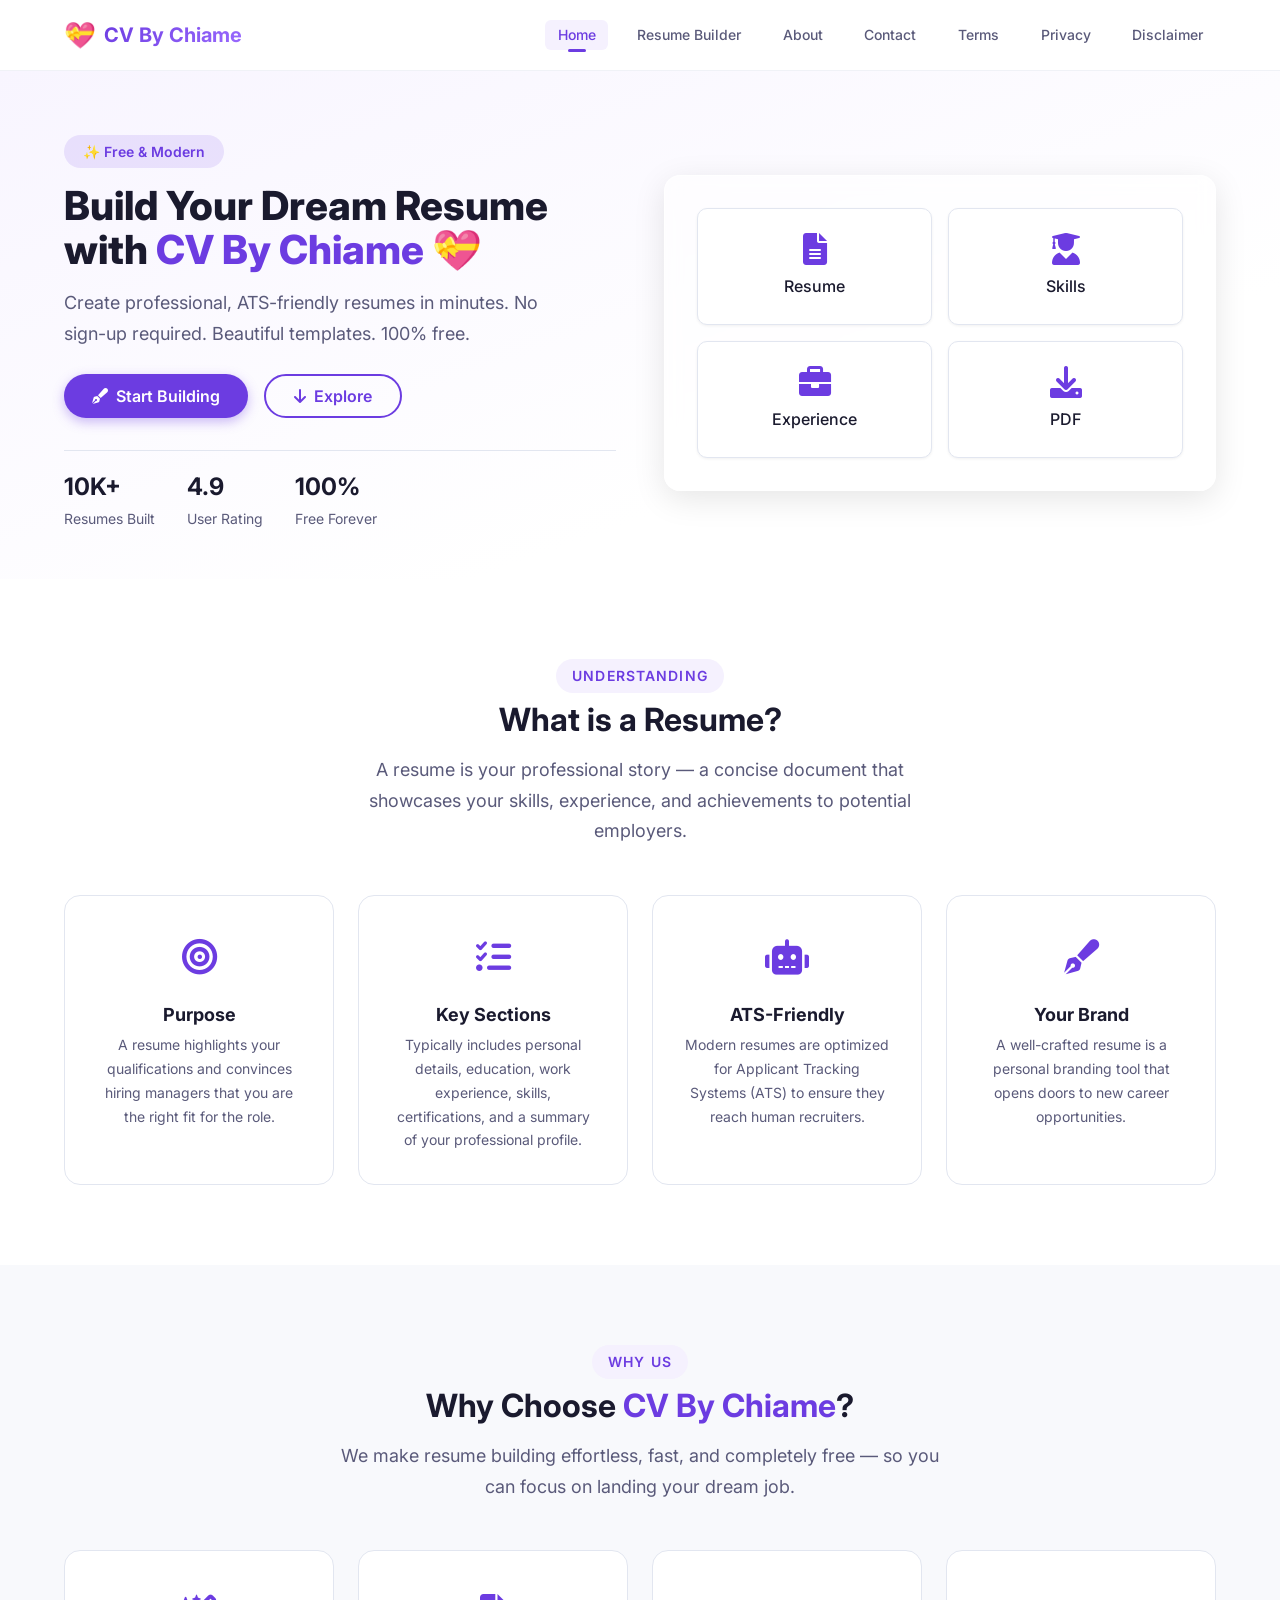
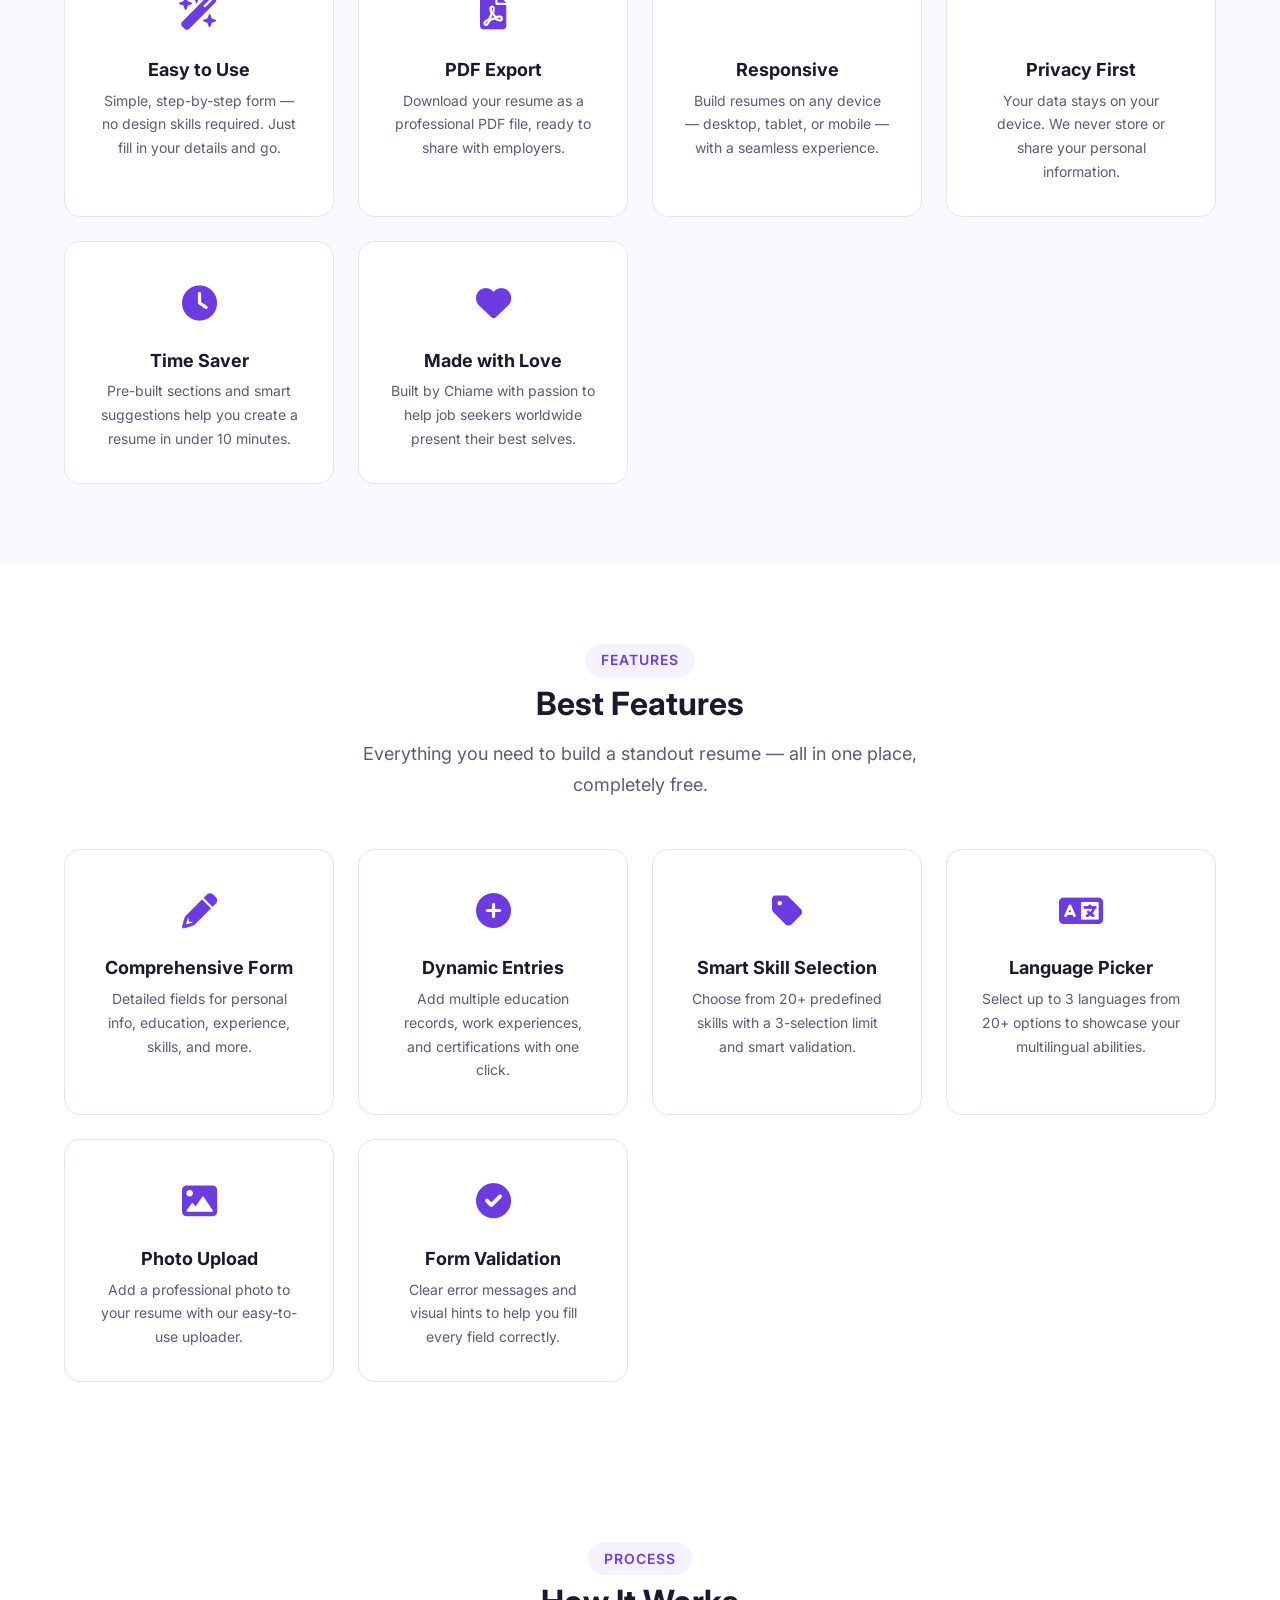
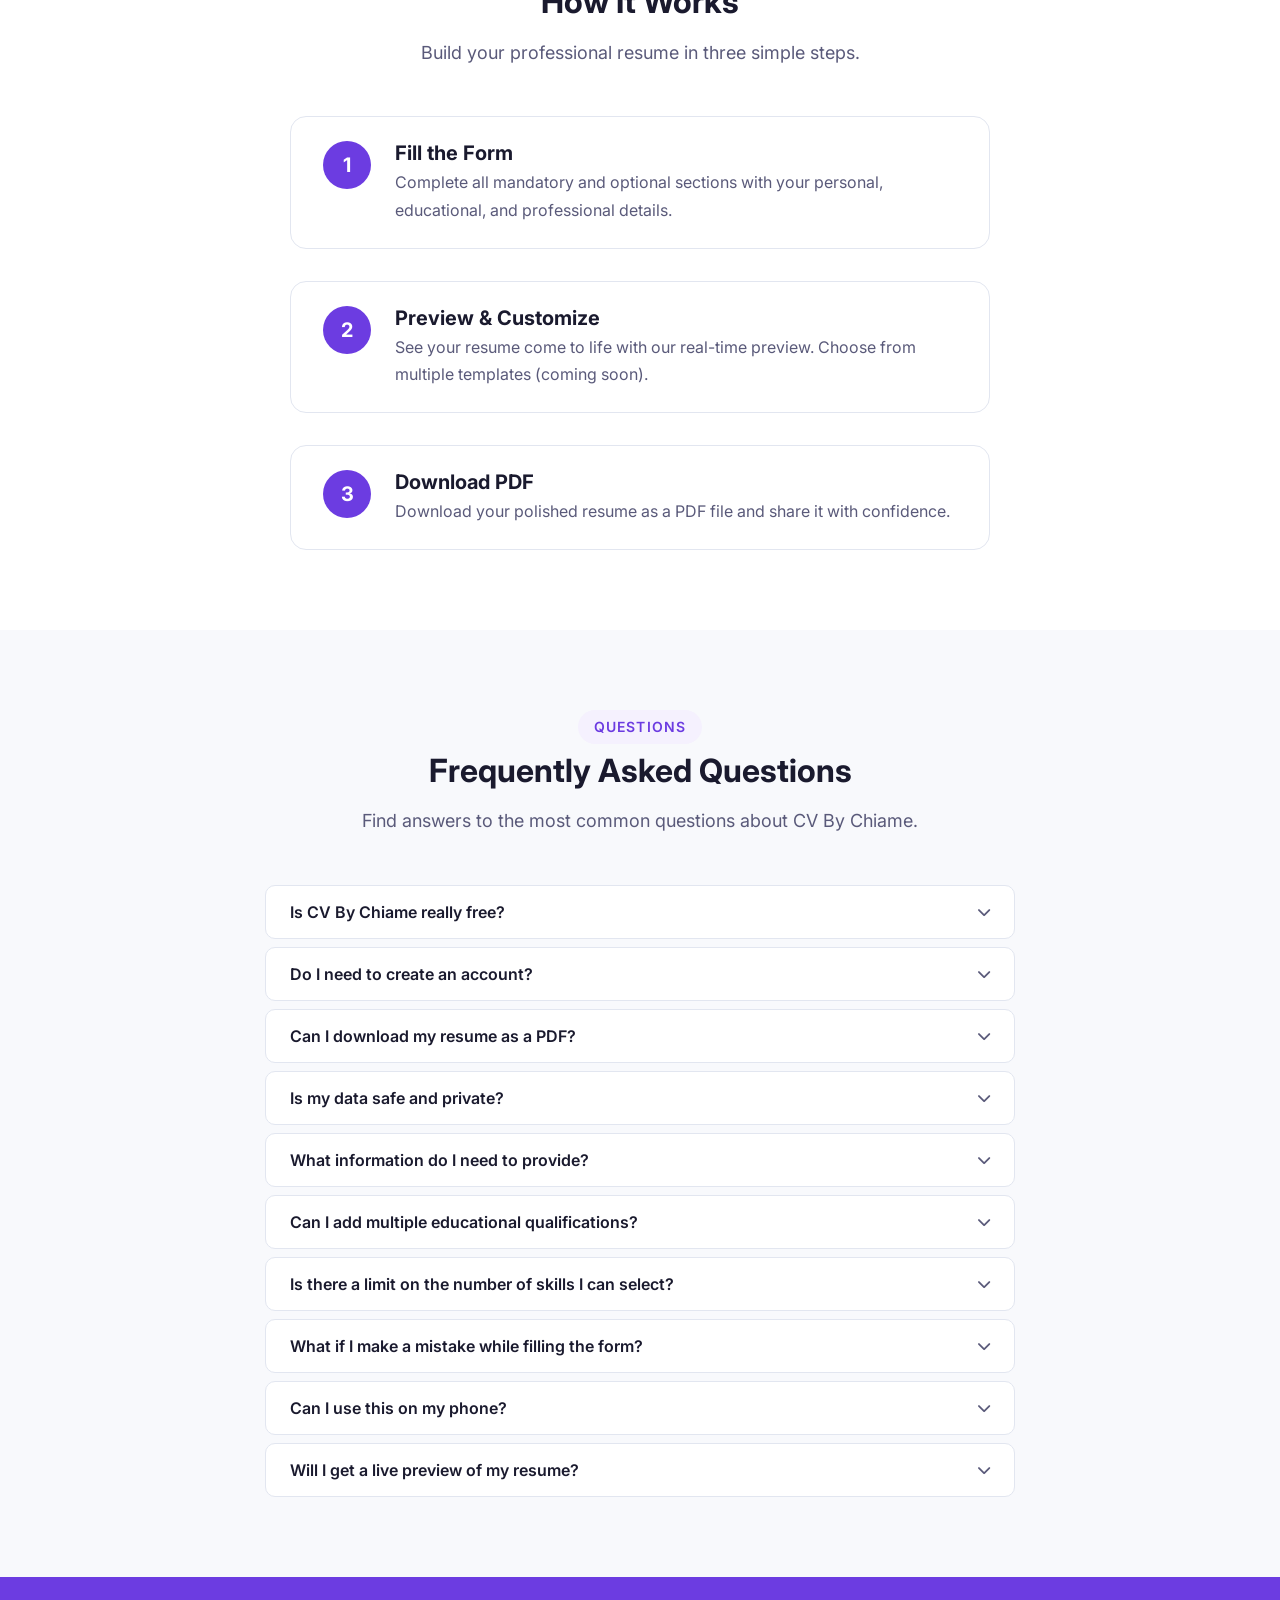
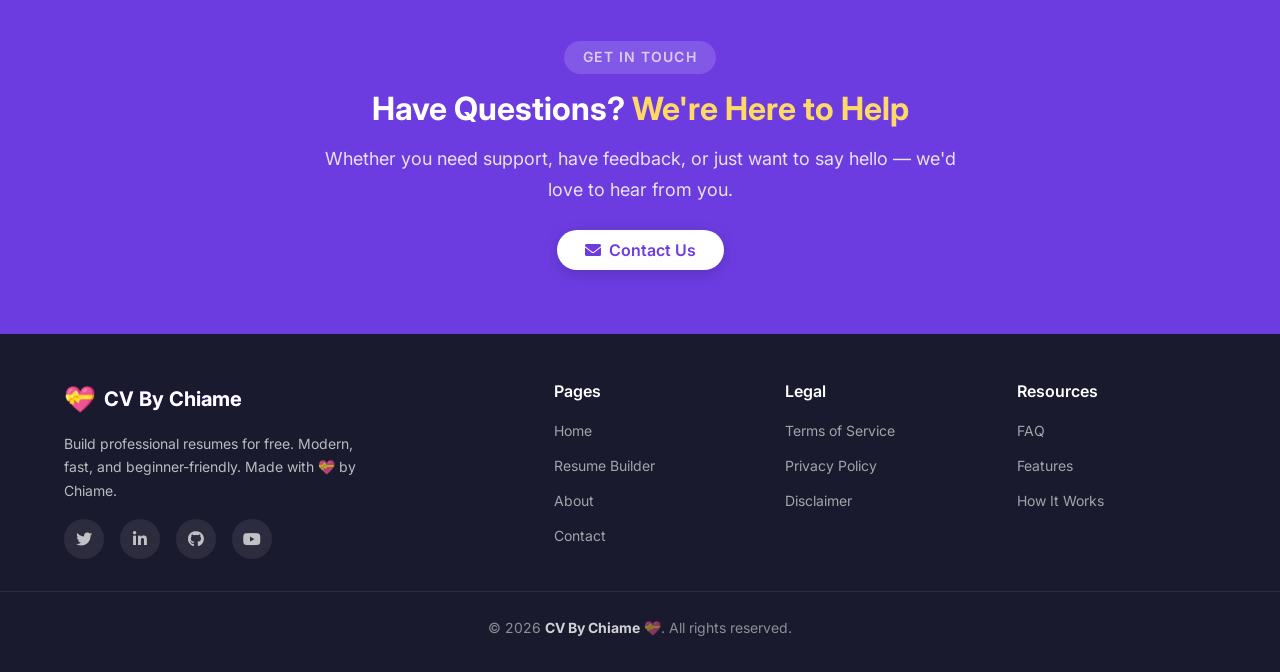
<file: index.html>
<!DOCTYPE html>
<html lang="en">
<head>
    <meta charset="UTF-8" />
    <meta name="viewport" content="width=device-width, initial-scale=1.0" />
    <meta name="description" content="CV By Chiame 💝 – Build professional resumes easily with our modern resume builder. Free, fast, and beginner-friendly." />
    <meta name="theme-color" content="#6C3CE1" />
    <title>CV By Chiame 💝 – Build Your Professional Resume</title>

    <!-- Google Fonts -->
    <link rel="preconnect" href="https://fonts.googleapis.com" />
    <link rel="preconnect" href="https://fonts.gstatic.com" crossorigin />
    <link href="https://fonts.googleapis.com/css2?family=Inter:opsz,wght@14..32,300;14..32,400;14..32,500;14..32,600;14..32,700;14..32,800&display=swap" rel="stylesheet" />

    <!-- Font Awesome 6 (Free) -->
    <link rel="stylesheet" href="https://cdnjs.cloudflare.com/ajax/libs/font-awesome/6.0.0-beta3/css/all.min.css" />

    <!-- Main Stylesheet -->
    <link rel="stylesheet" href="style.css" />
</head>

<body>

    <!-- ============================================================
    HEADER / NAVIGATION
    ============================================================ -->
    <header class="site-header" role="banner">
        <div class="container header-container">

            <!-- Logo -->
            <div class="logo">
                <a href="index.html">
                    <span class="logo-icon">💝</span>
                    <span class="logo-text">CV By Chiame</span>
                </a>
            </div>

            <!-- Desktop Navigation -->
            <nav class="nav-desktop" aria-label="Main Navigation">
                <ul class="nav-list">
                    <li><a href="index.html" class="active">Home</a></li>
                    <li><a href="resume-form.html">Resume Builder</a></li>
                    <li><a href="about.html">About</a></li>
                    <li><a href="contact.html">Contact</a></li>
                    <li><a href="terms.html">Terms</a></li>
                    <li><a href="privacy.html">Privacy</a></li>
                    <li><a href="disclaimer.html">Disclaimer</a></li>
                </ul>
            </nav>

            <!-- Hamburger Toggle (Mobile) -->
            <button class="hamburger" aria-label="Toggle navigation" aria-expanded="false">
                <span class="hamburger-line"></span>
                <span class="hamburger-line"></span>
                <span class="hamburger-line"></span>
            </button>

        </div>

        <!-- Mobile Navigation (overlay) -->
        <div class="nav-mobile" role="navigation" aria-label="Mobile Navigation">
            <div class="nav-mobile-inner">
                <ul class="nav-mobile-list">
                    <li><a href="index.html" class="active">Home</a></li>
                    <li><a href="resume-form.html">Resume Builder</a></li>
                    <li><a href="about.html">About</a></li>
                    <li><a href="contact.html">Contact</a></li>
                    <li><a href="terms.html">Terms</a></li>
                    <li><a href="privacy.html">Privacy</a></li>
                    <li><a href="disclaimer.html">Disclaimer</a></li>
                </ul>
            </div>
        </div>
    </header>

    <!-- ============================================================
    MAIN CONTENT
    ============================================================ -->
    <main>

        <!-- ============================================================
        HERO SECTION
        ============================================================ -->
        <section class="hero" id="home">
            <div class="container hero-container">
                <div class="hero-content">
                    <span class="hero-badge">✨ Free &amp; Modern</span>
                    <h1 class="hero-title">
                        Build Your Dream Resume<br />
                        with <span class="highlight">CV By Chiame</span> 💝
                    </h1>
                    <p class="hero-text">
                        Create professional, ATS-friendly resumes in minutes.
                        No sign-up required. Beautiful templates. 100% free.
                    </p>
                    <div class="hero-buttons">
                        <a href="resume-form.html" class="btn btn-primary">
                            <i class="fas fa-pen-fancy"></i> Start Building
                        </a>
                        <a href="#features" class="btn btn-outline">
                            <i class="fas fa-arrow-down"></i> Explore
                        </a>
                    </div>
                    <div class="hero-stats">
                        <div class="stat-item">
                            <span class="stat-number">10K+</span>
                            <span class="stat-label">Resumes Built</span>
                        </div>
                        <div class="stat-item">
                            <span class="stat-number">4.9</span>
                            <span class="stat-label">User Rating</span>
                        </div>
                        <div class="stat-item">
                            <span class="stat-number">100%</span>
                            <span class="stat-label">Free Forever</span>
                        </div>
                    </div>
                </div>
                <div class="hero-image">
                    <div class="hero-illustration">
                        <div class="illustration-card">
                            <i class="fas fa-file-alt"></i>
                            <span>Resume</span>
                        </div>
                        <div class="illustration-card">
                            <i class="fas fa-user-graduate"></i>
                            <span>Skills</span>
                        </div>
                        <div class="illustration-card">
                            <i class="fas fa-briefcase"></i>
                            <span>Experience</span>
                        </div>
                        <div class="illustration-card">
                            <i class="fas fa-download"></i>
                            <span>PDF</span>
                        </div>
                    </div>
                </div>
            </div>
        </section>

        <!-- ============================================================
        WHAT IS A RESUME?
        ============================================================ -->
        <section class="section what-is" id="what-is">
            <div class="container">
                <div class="section-header">
                    <span class="section-tag">Understanding</span>
                    <h2 class="section-title">What is a Resume?</h2>
                    <p class="section-subtitle">
                        A resume is your professional story — a concise document
                        that showcases your skills, experience, and achievements
                        to potential employers.
                    </p>
                </div>
                <div class="what-is-grid">
                    <div class="what-is-card">
                        <div class="what-is-icon"><i class="fas fa-bullseye"></i></div>
                        <h3>Purpose</h3>
                        <p>
                            A resume highlights your qualifications and convinces
                            hiring managers that you are the right fit for the role.
                        </p>
                    </div>
                    <div class="what-is-card">
                        <div class="what-is-icon"><i class="fas fa-list-check"></i></div>
                        <h3>Key Sections</h3>
                        <p>
                            Typically includes personal details, education,
                            work experience, skills, certifications, and
                            a summary of your professional profile.
                        </p>
                    </div>
                    <div class="what-is-card">
                        <div class="what-is-icon"><i class="fas fa-robot"></i></div>
                        <h3>ATS-Friendly</h3>
                        <p>
                            Modern resumes are optimized for Applicant Tracking
                            Systems (ATS) to ensure they reach human recruiters.
                        </p>
                    </div>
                    <div class="what-is-card">
                        <div class="what-is-icon"><i class="fas fa-pen-fancy"></i></div>
                        <h3>Your Brand</h3>
                        <p>
                            A well-crafted resume is a personal branding tool
                            that opens doors to new career opportunities.
                        </p>
                    </div>
                </div>
            </div>
        </section>

        <!-- ============================================================
        WHY CHOOSE CV BY CHIAME?
        ============================================================ -->
        <section class="section why-choose" id="why-choose">
            <div class="container">
                <div class="section-header">
                    <span class="section-tag">Why Us</span>
                    <h2 class="section-title">Why Choose <span class="highlight">CV By Chiame</span>?</h2>
                    <p class="section-subtitle">
                        We make resume building effortless, fast, and completely
                        free — so you can focus on landing your dream job.
                    </p>
                </div>
                <div class="why-grid">
                    <div class="why-card">
                        <div class="why-icon"><i class="fas fa-wand-magic-sparkles"></i></div>
                        <h3>Easy to Use</h3>
                        <p>Simple, step-by-step form — no design skills required. Just fill in your details and go.</p>
                    </div>
                    <div class="why-card">
                        <div class="why-icon"><i class="fas fa-file-pdf"></i></div>
                        <h3>PDF Export</h3>
                        <p>Download your resume as a professional PDF file, ready to share with employers.</p>
                    </div>
                    <div class="why-card">
                        <div class="why-icon"><i class="fas fa-mobile-screen"></i></div>
                        <h3>Responsive</h3>
                        <p>Build resumes on any device — desktop, tablet, or mobile — with a seamless experience.</p>
                    </div>
                    <div class="why-card">
                        <div class="why-icon"><i class="fas fa-shield-halved"></i></div>
                        <h3>Privacy First</h3>
                        <p>Your data stays on your device. We never store or share your personal information.</p>
                    </div>
                    <div class="why-card">
                        <div class="why-icon"><i class="fas fa-clock"></i></div>
                        <h3>Time Saver</h3>
                        <p>Pre-built sections and smart suggestions help you create a resume in under 10 minutes.</p>
                    </div>
                    <div class="why-card">
                        <div class="why-icon"><i class="fas fa-heart"></i></div>
                        <h3>Made with Love</h3>
                        <p>Built by Chiame with passion to help job seekers worldwide present their best selves.</p>
                    </div>
                </div>
            </div>
        </section>

        <!-- ============================================================
        BEST FEATURES
        ============================================================ -->
        <section class="section features" id="features">
            <div class="container">
                <div class="section-header">
                    <span class="section-tag">Features</span>
                    <h2 class="section-title">Best Features</h2>
                    <p class="section-subtitle">
                        Everything you need to build a standout resume —
                        all in one place, completely free.
                    </p>
                </div>
                <div class="features-grid">
                    <div class="feature-card">
                        <div class="feature-icon"><i class="fas fa-pencil-alt"></i></div>
                        <h3>Comprehensive Form</h3>
                        <p>Detailed fields for personal info, education, experience, skills, and more.</p>
                    </div>
                    <div class="feature-card">
                        <div class="feature-icon"><i class="fas fa-plus-circle"></i></div>
                        <h3>Dynamic Entries</h3>
                        <p>Add multiple education records, work experiences, and certifications with one click.</p>
                    </div>
                    <div class="feature-card">
                        <div class="feature-icon"><i class="fas fa-tag"></i></div>
                        <h3>Smart Skill Selection</h3>
                        <p>Choose from 20+ predefined skills with a 3-selection limit and smart validation.</p>
                    </div>
                    <div class="feature-card">
                        <div class="feature-icon"><i class="fas fa-language"></i></div>
                        <h3>Language Picker</h3>
                        <p>Select up to 3 languages from 20+ options to showcase your multilingual abilities.</p>
                    </div>
                    <div class="feature-card">
                        <div class="feature-icon"><i class="fas fa-image"></i></div>
                        <h3>Photo Upload</h3>
                        <p>Add a professional photo to your resume with our easy-to-use uploader.</p>
                    </div>
                    <div class="feature-card">
                        <div class="feature-icon"><i class="fas fa-check-circle"></i></div>
                        <h3>Form Validation</h3>
                        <p>Clear error messages and visual hints to help you fill every field correctly.</p>
                    </div>
                </div>
            </div>
        </section>

        <!-- ============================================================
        HOW IT WORKS
        ============================================================ -->
        <section class="section how-it-works" id="how-it-works">
            <div class="container">
                <div class="section-header">
                    <span class="section-tag">Process</span>
                    <h2 class="section-title">How It Works</h2>
                    <p class="section-subtitle">
                        Build your professional resume in three simple steps.
                    </p>
                </div>
                <div class="steps">
                    <div class="step">
                        <div class="step-number">1</div>
                        <div class="step-content">
                            <h3>Fill the Form</h3>
                            <p>Complete all mandatory and optional sections with your personal, educational, and professional details.</p>
                        </div>
                    </div>
                    <div class="step">
                        <div class="step-number">2</div>
                        <div class="step-content">
                            <h3>Preview &amp; Customize</h3>
                            <p>See your resume come to life with our real-time preview. Choose from multiple templates (coming soon).</p>
                        </div>
                    </div>
                    <div class="step">
                        <div class="step-number">3</div>
                        <div class="step-content">
                            <h3>Download PDF</h3>
                            <p>Download your polished resume as a PDF file and share it with confidence.</p>
                        </div>
                    </div>
                </div>
            </div>
        </section>

        <!-- ============================================================
        FAQ SECTION
        ============================================================ -->
        <section class="section faq" id="faq">
            <div class="container">
                <div class="section-header">
                    <span class="section-tag">Questions</span>
                    <h2 class="section-title">Frequently Asked Questions</h2>
                    <p class="section-subtitle">
                        Find answers to the most common questions about CV By Chiame.
                    </p>
                </div>
                <div class="faq-list">

                    <!-- FAQ 1 -->
                    <div class="faq-item">
                        <button class="faq-question" aria-expanded="false">
                            <span>Is CV By Chiame really free?</span>
                            <i class="fas fa-chevron-down"></i>
                        </button>
                        <div class="faq-answer">
                            <p>Yes! CV By Chiame is completely free to use. No hidden charges, no subscriptions, and no credit card required.</p>
                        </div>
                    </div>

                    <!-- FAQ 2 -->
                    <div class="faq-item">
                        <button class="faq-question" aria-expanded="false">
                            <span>Do I need to create an account?</span>
                            <i class="fas fa-chevron-down"></i>
                        </button>
                        <div class="faq-answer">
                            <p>No account is required. All your data stays locally on your device. You can build and download your resume instantly.</p>
                        </div>
                    </div>

                    <!-- FAQ 3 -->
                    <div class="faq-item">
                        <button class="faq-question" aria-expanded="false">
                            <span>Can I download my resume as a PDF?</span>
                            <i class="fas fa-chevron-down"></i>
                        </button>
                        <div class="faq-answer">
                            <p>Absolutely! You can download your resume as a professionally formatted PDF file with one click.</p>
                        </div>
                    </div>

                    <!-- FAQ 4 -->
                    <div class="faq-item">
                        <button class="faq-question" aria-expanded="false">
                            <span>Is my data safe and private?</span>
                            <i class="fas fa-chevron-down"></i>
                        </button>
                        <div class="faq-answer">
                            <p>Yes. We do not store any of your data on our servers. Everything you enter stays in your browser.</p>
                        </div>
                    </div>

                    <!-- FAQ 5 -->
                    <div class="faq-item">
                        <button class="faq-question" aria-expanded="false">
                            <span>What information do I need to provide?</span>
                            <i class="fas fa-chevron-down"></i>
                        </button>
                        <div class="faq-answer">
                            <p>You'll need personal details (name, contact, address), education history, work experience, skills, languages, and a photo.</p>
                        </div>
                    </div>

                    <!-- FAQ 6 -->
                    <div class="faq-item">
                        <button class="faq-question" aria-expanded="false">
                            <span>Can I add multiple educational qualifications?</span>
                            <i class="fas fa-chevron-down"></i>
                        </button>
                        <div class="faq-answer">
                            <p>Yes! Use the "Add Qualification" button to include as many educational entries as you need.</p>
                        </div>
                    </div>

                    <!-- FAQ 7 -->
                    <div class="faq-item">
                        <button class="faq-question" aria-expanded="false">
                            <span>Is there a limit on the number of skills I can select?</span>
                            <i class="fas fa-chevron-down"></i>
                        </button>
                        <div class="faq-answer">
                            <p>You can select up to 3 skills from our predefined list. This helps keep your resume focused and impactful.</p>
                        </div>
                    </div>

                    <!-- FAQ 8 -->
                    <div class="faq-item">
                        <button class="faq-question" aria-expanded="false">
                            <span>What if I make a mistake while filling the form?</span>
                            <i class="fas fa-chevron-down"></i>
                        </button>
                        <div class="faq-answer">
                            <p>Don't worry! The form includes validation to guide you. You can edit any field before generating your resume.</p>
                        </div>
                    </div>

                    <!-- FAQ 9 -->
                    <div class="faq-item">
                        <button class="faq-question" aria-expanded="false">
                            <span>Can I use this on my phone?</span>
                            <i class="fas fa-chevron-down"></i>
                        </button>
                        <div class="faq-answer">
                            <p>Yes! CV By Chiame is fully responsive and works great on all devices — desktop, tablet, and mobile.</p>
                        </div>
                    </div>

                    <!-- FAQ 10 -->
                    <div class="faq-item">
                        <button class="faq-question" aria-expanded="false">
                            <span>Will I get a live preview of my resume?</span>
                            <i class="fas fa-chevron-down"></i>
                        </button>
                        <div class="faq-answer">
                            <p>Live preview and multiple templates are coming soon in the next phase of development. Stay tuned!</p>
                        </div>
                    </div>

                </div>
            </div>
        </section>

        <!-- ============================================================
        CONTACT CTA
        ============================================================ -->
        <section class="section cta" id="contact-cta">
            <div class="container cta-container">
                <div class="cta-content">
                    <span class="cta-tag">Get in Touch</span>
                    <h2 class="cta-title">Have Questions? <span class="highlight">We're Here to Help</span></h2>
                    <p class="cta-text">
                        Whether you need support, have feedback, or just want to say hello —
                        we'd love to hear from you.
                    </p>
                    <a href="contact.html" class="btn btn-primary">
                        <i class="fas fa-envelope"></i> Contact Us
                    </a>
                </div>
            </div>
        </section>

    </main>

    <!-- ============================================================
    FOOTER
    ============================================================ -->
    <footer class="site-footer" role="contentinfo">
        <div class="container footer-container">
            <div class="footer-brand">
                <div class="logo">
                    <a href="index.html">
                        <span class="logo-icon">💝</span>
                        <span class="logo-text">CV By Chiame</span>
                    </a>
                </div>
                <p class="footer-description">
                    Build professional resumes for free. Modern, fast, and
                    beginner-friendly. Made with 💝 by Chiame.
                </p>
                <div class="footer-social">
                    <a href="#" aria-label="Twitter"><i class="fab fa-twitter"></i></a>
                    <a href="#" aria-label="LinkedIn"><i class="fab fa-linkedin-in"></i></a>
                    <a href="#" aria-label="GitHub"><i class="fab fa-github"></i></a>
                    <a href="#" aria-label="YouTube"><i class="fab fa-youtube"></i></a>
                </div>
            </div>
            <div class="footer-links">
                <div class="footer-col">
                    <h4>Pages</h4>
                    <ul>
                        <li><a href="index.html">Home</a></li>
                        <li><a href="resume-form.html">Resume Builder</a></li>
                        <li><a href="about.html">About</a></li>
                        <li><a href="contact.html">Contact</a></li>
                    </ul>
                </div>
                <div class="footer-col">
                    <h4>Legal</h4>
                    <ul>
                        <li><a href="terms.html">Terms of Service</a></li>
                        <li><a href="privacy.html">Privacy Policy</a></li>
                        <li><a href="disclaimer.html">Disclaimer</a></li>
                    </ul>
                </div>
                <div class="footer-col">
                    <h4>Resources</h4>
                    <ul>
                        <li><a href="#faq">FAQ</a></li>
                        <li><a href="#features">Features</a></li>
                        <li><a href="#how-it-works">How It Works</a></li>
                    </ul>
                </div>
            </div>
        </div>
        <div class="footer-bottom">
            <div class="container">
                <p>&copy; 2026 <strong>CV By Chiame</strong> 💝. All rights reserved.</p>
            </div>
        </div>
    </footer>

    <!-- ============================================================
    SCRIPTS
    ============================================================ -->
    <script src="script.js"></script>
</body>
</html>
</file>
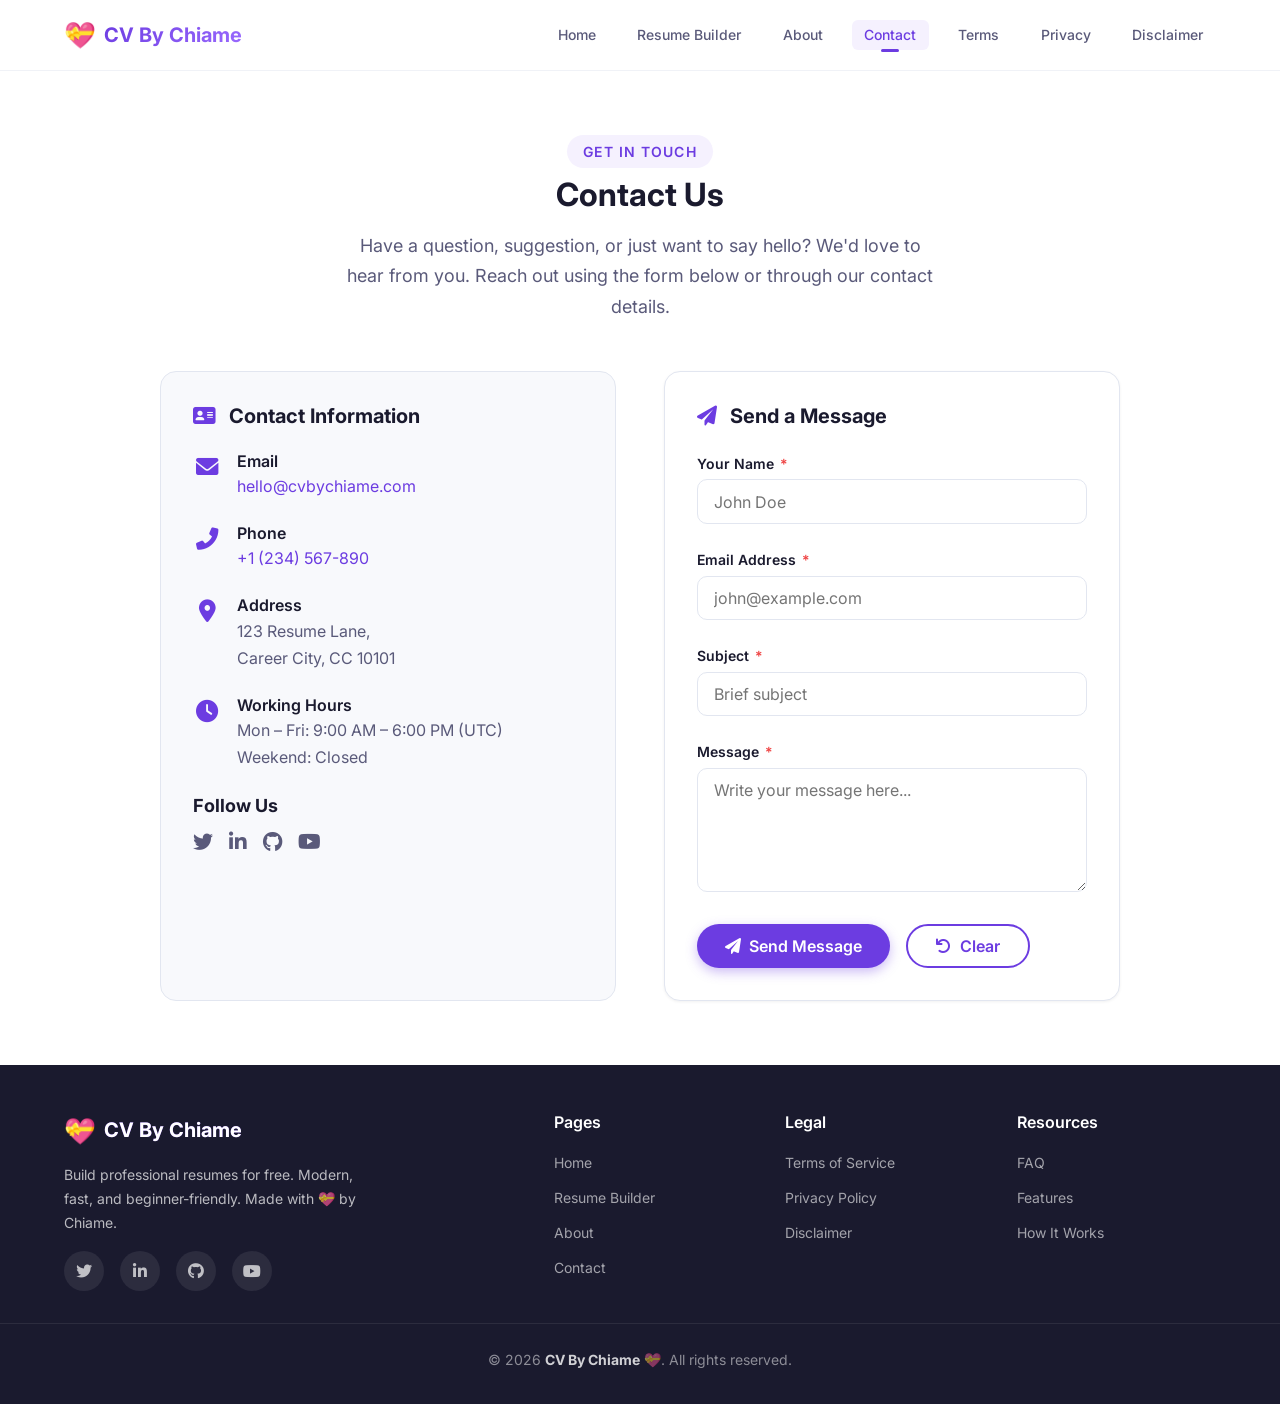
<file: contact.html>
<!DOCTYPE html>
<html lang="en">
<head>
    <meta charset="UTF-8" />
    <meta name="viewport" content="width=device-width, initial-scale=1.0" />
    <meta name="description" content="Contact CV By Chiame – get in touch with us for support, feedback, or just to say hello." />
    <title>Contact – CV By Chiame 💝</title>

    <!-- Google Fonts -->
    <link rel="preconnect" href="https://fonts.googleapis.com" />
    <link rel="preconnect" href="https://fonts.gstatic.com" crossorigin />
    <link href="https://fonts.googleapis.com/css2?family=Inter:opsz,wght@14..32,300;14..32,400;14..32,500;14..32,600;14..32,700;14..32,800&display=swap" rel="stylesheet" />

    <!-- Font Awesome -->
    <link rel="stylesheet" href="https://cdnjs.cloudflare.com/ajax/libs/font-awesome/6.0.0-beta3/css/all.min.css" />

    <!-- Main Stylesheet -->
    <link rel="stylesheet" href="style.css" />
</head>

<body>

    <!-- ============================================================
    HEADER
    ============================================================ -->
    <header class="site-header" role="banner">
        <div class="container header-container">
            <div class="logo">
                <a href="index.html">
                    <span class="logo-icon">💝</span>
                    <span class="logo-text">CV By Chiame</span>
                </a>
            </div>
            <nav class="nav-desktop" aria-label="Main Navigation">
                <ul class="nav-list">
                    <li><a href="index.html">Home</a></li>
                    <li><a href="resume-form.html">Resume Builder</a></li>
                    <li><a href="about.html">About</a></li>
                    <li><a href="contact.html" class="active">Contact</a></li>
                    <li><a href="terms.html">Terms</a></li>
                    <li><a href="privacy.html">Privacy</a></li>
                    <li><a href="disclaimer.html">Disclaimer</a></li>
                </ul>
            </nav>
            <button class="hamburger" aria-label="Toggle navigation" aria-expanded="false">
                <span class="hamburger-line"></span>
                <span class="hamburger-line"></span>
                <span class="hamburger-line"></span>
            </button>
        </div>
        <div class="nav-mobile" role="navigation" aria-label="Mobile Navigation">
            <div class="nav-mobile-inner">
                <ul class="nav-mobile-list">
                    <li><a href="index.html">Home</a></li>
                    <li><a href="resume-form.html">Resume Builder</a></li>
                    <li><a href="about.html">About</a></li>
                    <li><a href="contact.html" class="active">Contact</a></li>
                    <li><a href="terms.html">Terms</a></li>
                    <li><a href="privacy.html">Privacy</a></li>
                    <li><a href="disclaimer.html">Disclaimer</a></li>
                </ul>
            </div>
        </div>
    </header>

    <!-- ============================================================
    MAIN CONTENT
    ============================================================ -->
    <main>
        <section class="section page-content">
            <div class="container">
                <div class="section-header">
                    <span class="section-tag">Get in Touch</span>
                    <h1 class="section-title">Contact Us</h1>
                    <p class="section-subtitle">
                        Have a question, suggestion, or just want to say hello?
                        We'd love to hear from you. Reach out using the form below or
                        through our contact details.
                    </p>
                </div>

                <!-- Contact Grid -->
                <div class="contact-grid">

                    <!-- Contact Info -->
                    <div class="contact-info-card fade-in">
                        <h2 style="font-size: var(--font-size-xl); margin-bottom: var(--spacing-lg);">
                            <i class="fas fa-address-card" style="color: var(--color-primary); margin-right: var(--spacing-sm);"></i>
                            Contact Information
                        </h2>

                        <div class="info-item">
                            <i class="fas fa-envelope"></i>
                            <div>
                                <h4>Email</h4>
                                <p><a href="mailto:hello@cvbychiame.com">hello@cvbychiame.com</a></p>
                            </div>
                        </div>

                        <div class="info-item">
                            <i class="fas fa-phone-alt"></i>
                            <div>
                                <h4>Phone</h4>
                                <p><a href="tel:+1234567890">+1 (234) 567-890</a></p>
                            </div>
                        </div>

                        <div class="info-item">
                            <i class="fas fa-map-marker-alt"></i>
                            <div>
                                <h4>Address</h4>
                                <p>123 Resume Lane,<br />Career City, CC 10101</p>
                            </div>
                        </div>

                        <div class="info-item">
                            <i class="fas fa-clock"></i>
                            <div>
                                <h4>Working Hours</h4>
                                <p>Mon – Fri: 9:00 AM – 6:00 PM (UTC)<br />Weekend: Closed</p>
                            </div>
                        </div>

                        <div style="margin-top: var(--spacing-lg);">
                            <h4 style="margin-bottom: var(--spacing-sm);">Follow Us</h4>
                            <div style="display: flex; gap: var(--spacing-md);">
                                <a href="#" style="font-size: var(--font-size-xl); color: var(--color-text-muted); transition: color var(--transition-fast);"><i class="fab fa-twitter"></i></a>
                                <a href="#" style="font-size: var(--font-size-xl); color: var(--color-text-muted); transition: color var(--transition-fast);"><i class="fab fa-linkedin-in"></i></a>
                                <a href="#" style="font-size: var(--font-size-xl); color: var(--color-text-muted); transition: color var(--transition-fast);"><i class="fab fa-github"></i></a>
                                <a href="#" style="font-size: var(--font-size-xl); color: var(--color-text-muted); transition: color var(--transition-fast);"><i class="fab fa-youtube"></i></a>
                            </div>
                        </div>
                    </div>

                    <!-- Contact Form -->
                    <div class="fade-in">
                        <form id="contact-form" class="form-section" style="padding: var(--spacing-xl);">
                            <h2 style="font-size: var(--font-size-xl); margin-bottom: var(--spacing-lg);">
                                <i class="fas fa-paper-plane" style="color: var(--color-primary); margin-right: var(--spacing-sm);"></i>
                                Send a Message
                            </h2>

                            <div class="form-group">
                                <label for="contact-name">Your Name <span class="required">*</span></label>
                                <input type="text" id="contact-name" name="contact-name" class="form-control" placeholder="John Doe" required />
                            </div>

                            <div class="form-group">
                                <label for="contact-email">Email Address <span class="required">*</span></label>
                                <input type="email" id="contact-email" name="contact-email" class="form-control" placeholder="john@example.com" required />
                            </div>

                            <div class="form-group">
                                <label for="contact-subject">Subject <span class="required">*</span></label>
                                <input type="text" id="contact-subject" name="contact-subject" class="form-control" placeholder="Brief subject" required />
                            </div>

                            <div class="form-group">
                                <label for="contact-message">Message <span class="required">*</span></label>
                                <textarea id="contact-message" name="contact-message" class="form-control" rows="5" placeholder="Write your message here..." required></textarea>
                            </div>

                            <div style="display: flex; gap: var(--spacing-md); flex-wrap: wrap; margin-top: var(--spacing-lg);">
                                <button type="submit" class="btn btn-primary">
                                    <i class="fas fa-paper-plane"></i> Send Message
                                </button>
                                <button type="reset" class="btn btn-outline">
                                    <i class="fas fa-undo"></i> Clear
                                </button>
                            </div>
                        </form>
                    </div>
                </div>

            </div>
        </section>
    </main>

    <!-- ============================================================
    FOOTER
    ============================================================ -->
    <footer class="site-footer" role="contentinfo">
        <div class="container footer-container">
            <div class="footer-brand">
                <div class="logo">
                    <a href="index.html">
                        <span class="logo-icon">💝</span>
                        <span class="logo-text">CV By Chiame</span>
                    </a>
                </div>
                <p class="footer-description">
                    Build professional resumes for free. Modern, fast, and
                    beginner-friendly. Made with 💝 by Chiame.
                </p>
                <div class="footer-social">
                    <a href="#" aria-label="Twitter"><i class="fab fa-twitter"></i></a>
                    <a href="#" aria-label="LinkedIn"><i class="fab fa-linkedin-in"></i></a>
                    <a href="#" aria-label="GitHub"><i class="fab fa-github"></i></a>
                    <a href="#" aria-label="YouTube"><i class="fab fa-youtube"></i></a>
                </div>
            </div>
            <div class="footer-links">
                <div class="footer-col">
                    <h4>Pages</h4>
                    <ul>
                        <li><a href="index.html">Home</a></li>
                        <li><a href="resume-form.html">Resume Builder</a></li>
                        <li><a href="about.html">About</a></li>
                        <li><a href="contact.html">Contact</a></li>
                    </ul>
                </div>
                <div class="footer-col">
                    <h4>Legal</h4>
                    <ul>
                        <li><a href="terms.html">Terms of Service</a></li>
                        <li><a href="privacy.html">Privacy Policy</a></li>
                        <li><a href="disclaimer.html">Disclaimer</a></li>
                    </ul>
                </div>
                <div class="footer-col">
                    <h4>Resources</h4>
                    <ul>
                        <li><a href="index.html#faq">FAQ</a></li>
                        <li><a href="index.html#features">Features</a></li>
                        <li><a href="index.html#how-it-works">How It Works</a></li>
                    </ul>
                </div>
            </div>
        </div>
        <div class="footer-bottom">
            <div class="container">
                <p>&copy; 2026 <strong>CV By Chiame</strong> 💝. All rights reserved.</p>
            </div>
        </div>
    </footer>

    <!-- ============================================================
    SCRIPTS
    ============================================================ -->
    <script src="script.js"></script>
</body>
</html>
</file>
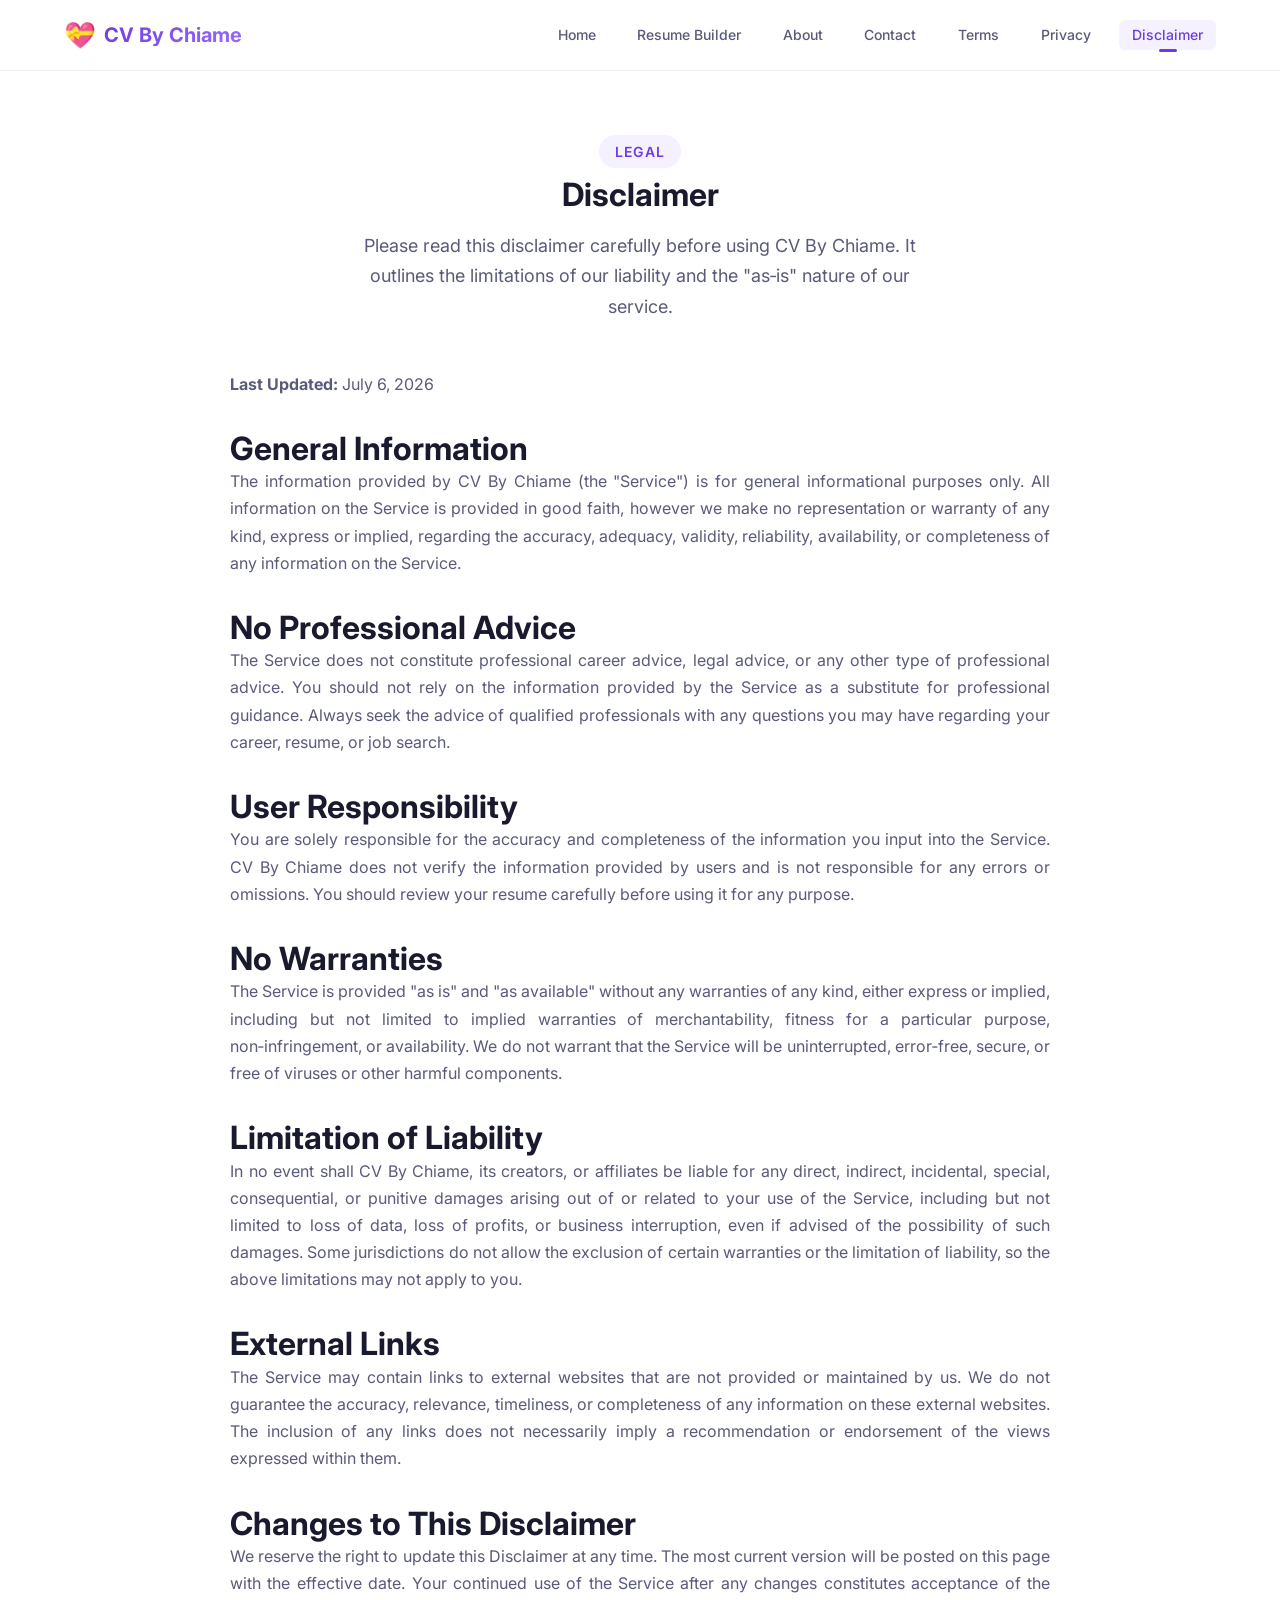
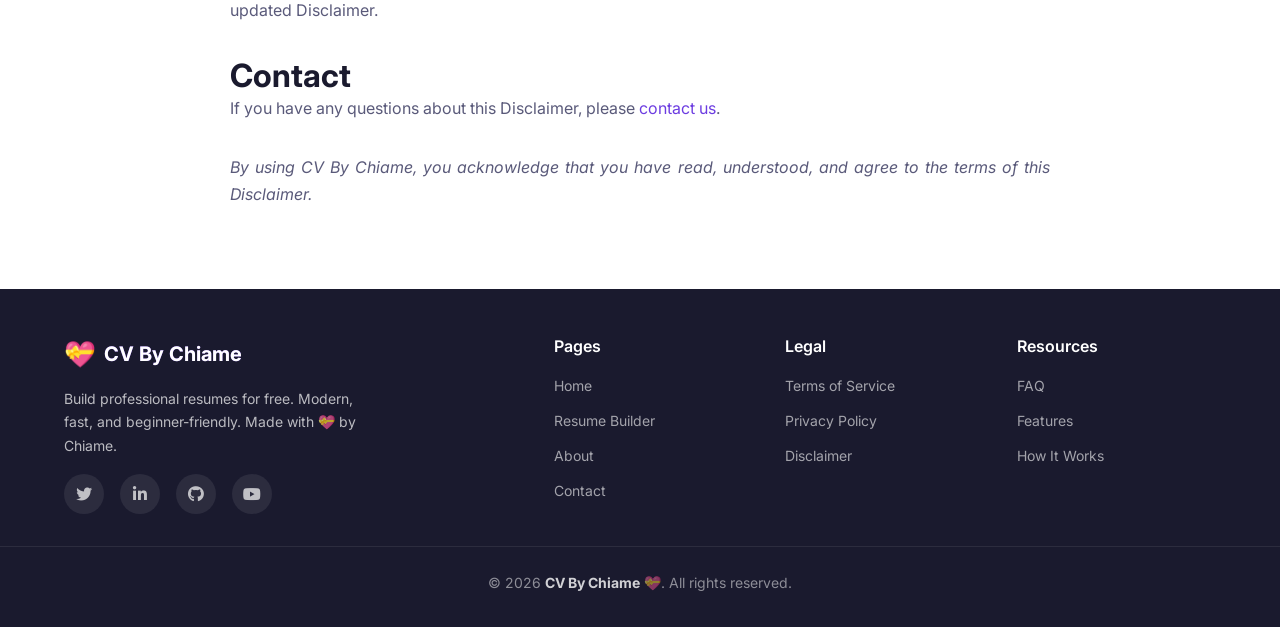
<file: disclaimer.html>
<!DOCTYPE html>
<html lang="en">
<head>
    <meta charset="UTF-8" />
    <meta name="viewport" content="width=device-width, initial-scale=1.0" />
    <meta name="description" content="Disclaimer for CV By Chiame – understand the limitations and liabilities associated with using our resume builder." />
    <title>Disclaimer – CV By Chiame 💝</title>

    <!-- Google Fonts -->
    <link rel="preconnect" href="https://fonts.googleapis.com" />
    <link rel="preconnect" href="https://fonts.gstatic.com" crossorigin />
    <link href="https://fonts.googleapis.com/css2?family=Inter:opsz,wght@14..32,300;14..32,400;14..32,500;14..32,600;14..32,700;14..32,800&display=swap" rel="stylesheet" />

    <!-- Font Awesome -->
    <link rel="stylesheet" href="https://cdnjs.cloudflare.com/ajax/libs/font-awesome/6.0.0-beta3/css/all.min.css" />

    <!-- Main Stylesheet -->
    <link rel="stylesheet" href="style.css" />
</head>

<body>

    <!-- ============================================================
    HEADER
    ============================================================ -->
    <header class="site-header" role="banner">
        <div class="container header-container">
            <div class="logo">
                <a href="index.html">
                    <span class="logo-icon">💝</span>
                    <span class="logo-text">CV By Chiame</span>
                </a>
            </div>
            <nav class="nav-desktop" aria-label="Main Navigation">
                <ul class="nav-list">
                    <li><a href="index.html">Home</a></li>
                    <li><a href="resume-form.html">Resume Builder</a></li>
                    <li><a href="about.html">About</a></li>
                    <li><a href="contact.html">Contact</a></li>
                    <li><a href="terms.html">Terms</a></li>
                    <li><a href="privacy.html">Privacy</a></li>
                    <li><a href="disclaimer.html" class="active">Disclaimer</a></li>
                </ul>
            </nav>
            <button class="hamburger" aria-label="Toggle navigation" aria-expanded="false">
                <span class="hamburger-line"></span>
                <span class="hamburger-line"></span>
                <span class="hamburger-line"></span>
            </button>
        </div>
        <div class="nav-mobile" role="navigation" aria-label="Mobile Navigation">
            <div class="nav-mobile-inner">
                <ul class="nav-mobile-list">
                    <li><a href="index.html">Home</a></li>
                    <li><a href="resume-form.html">Resume Builder</a></li>
                    <li><a href="about.html">About</a></li>
                    <li><a href="contact.html">Contact</a></li>
                    <li><a href="terms.html">Terms</a></li>
                    <li><a href="privacy.html">Privacy</a></li>
                    <li><a href="disclaimer.html" class="active">Disclaimer</a></li>
                </ul>
            </div>
        </div>
    </header>

    <!-- ============================================================
    MAIN CONTENT
    ============================================================ -->
    <main>
        <section class="section page-content">
            <div class="container">
                <div class="section-header">
                    <span class="section-tag">Legal</span>
                    <h1 class="section-title">Disclaimer</h1>
                    <p class="section-subtitle">
                        Please read this disclaimer carefully before using CV By Chiame.
                        It outlines the limitations of our liability and the "as‑is" nature of our service.
                    </p>
                </div>

                <div class="content-body" style="max-width: 820px; margin: 0 auto;">

                    <div class="fade-in">
                        <p><strong>Last Updated:</strong> July 6, 2026</p>

                        <h2 style="margin-top: var(--spacing-xl);">General Information</h2>
                        <p>
                            The information provided by CV By Chiame (the "Service") is for general informational
                            purposes only. All information on the Service is provided in good faith, however we make
                            no representation or warranty of any kind, express or implied, regarding the accuracy,
                            adequacy, validity, reliability, availability, or completeness of any information on
                            the Service.
                        </p>

                        <h2 style="margin-top: var(--spacing-xl);">No Professional Advice</h2>
                        <p>
                            The Service does not constitute professional career advice, legal advice, or any other
                            type of professional advice. You should not rely on the information provided by the
                            Service as a substitute for professional guidance. Always seek the advice of qualified
                            professionals with any questions you may have regarding your career, resume, or job search.
                        </p>

                        <h2 style="margin-top: var(--spacing-xl);">User Responsibility</h2>
                        <p>
                            You are solely responsible for the accuracy and completeness of the information you
                            input into the Service. CV By Chiame does not verify the information provided by users
                            and is not responsible for any errors or omissions. You should review your resume
                            carefully before using it for any purpose.
                        </p>

                        <h2 style="margin-top: var(--spacing-xl);">No Warranties</h2>
                        <p>
                            The Service is provided "as is" and "as available" without any warranties of any kind,
                            either express or implied, including but not limited to implied warranties of
                            merchantability, fitness for a particular purpose, non‑infringement, or availability.
                            We do not warrant that the Service will be uninterrupted, error‑free, secure, or
                            free of viruses or other harmful components.
                        </p>

                        <h2 style="margin-top: var(--spacing-xl);">Limitation of Liability</h2>
                        <p>
                            In no event shall CV By Chiame, its creators, or affiliates be liable for any direct,
                            indirect, incidental, special, consequential, or punitive damages arising out of or
                            related to your use of the Service, including but not limited to loss of data, loss
                            of profits, or business interruption, even if advised of the possibility of such damages.
                            Some jurisdictions do not allow the exclusion of certain warranties or the limitation
                            of liability, so the above limitations may not apply to you.
                        </p>

                        <h2 style="margin-top: var(--spacing-xl);">External Links</h2>
                        <p>
                            The Service may contain links to external websites that are not provided or maintained
                            by us. We do not guarantee the accuracy, relevance, timeliness, or completeness of any
                            information on these external websites. The inclusion of any links does not necessarily
                            imply a recommendation or endorsement of the views expressed within them.
                        </p>

                        <h2 style="margin-top: var(--spacing-xl);">Changes to This Disclaimer</h2>
                        <p>
                            We reserve the right to update this Disclaimer at any time. The most current version
                            will be posted on this page with the effective date. Your continued use of the Service
                            after any changes constitutes acceptance of the updated Disclaimer.
                        </p>

                        <h2 style="margin-top: var(--spacing-xl);">Contact</h2>
                        <p>
                            If you have any questions about this Disclaimer, please <a href="contact.html">contact us</a>.
                        </p>

                        <p style="margin-top: var(--spacing-xl); font-style: italic; color: var(--color-text-muted);">
                            By using CV By Chiame, you acknowledge that you have read, understood, and agree to
                            the terms of this Disclaimer.
                        </p>
                    </div>

                </div>
            </div>
        </section>
    </main>

    <!-- ============================================================
    FOOTER
    ============================================================ -->
    <footer class="site-footer" role="contentinfo">
        <div class="container footer-container">
            <div class="footer-brand">
                <div class="logo">
                    <a href="index.html">
                        <span class="logo-icon">💝</span>
                        <span class="logo-text">CV By Chiame</span>
                    </a>
                </div>
                <p class="footer-description">
                    Build professional resumes for free. Modern, fast, and
                    beginner-friendly. Made with 💝 by Chiame.
                </p>
                <div class="footer-social">
                    <a href="#" aria-label="Twitter"><i class="fab fa-twitter"></i></a>
                    <a href="#" aria-label="LinkedIn"><i class="fab fa-linkedin-in"></i></a>
                    <a href="#" aria-label="GitHub"><i class="fab fa-github"></i></a>
                    <a href="#" aria-label="YouTube"><i class="fab fa-youtube"></i></a>
                </div>
            </div>
            <div class="footer-links">
                <div class="footer-col">
                    <h4>Pages</h4>
                    <ul>
                        <li><a href="index.html">Home</a></li>
                        <li><a href="resume-form.html">Resume Builder</a></li>
                        <li><a href="about.html">About</a></li>
                        <li><a href="contact.html">Contact</a></li>
                    </ul>
                </div>
                <div class="footer-col">
                    <h4>Legal</h4>
                    <ul>
                        <li><a href="terms.html">Terms of Service</a></li>
                        <li><a href="privacy.html">Privacy Policy</a></li>
                        <li><a href="disclaimer.html">Disclaimer</a></li>
                    </ul>
                </div>
                <div class="footer-col">
                    <h4>Resources</h4>
                    <ul>
                        <li><a href="index.html#faq">FAQ</a></li>
                        <li><a href="index.html#features">Features</a></li>
                        <li><a href="index.html#how-it-works">How It Works</a></li>
                    </ul>
                </div>
            </div>
        </div>
        <div class="footer-bottom">
            <div class="container">
                <p>&copy; 2026 <strong>CV By Chiame</strong> 💝. All rights reserved.</p>
            </div>
        </div>
    </footer>

    <!-- ============================================================
    SCRIPTS
    ============================================================ -->
    <script src="script.js"></script>
</body>
</html>
</file>
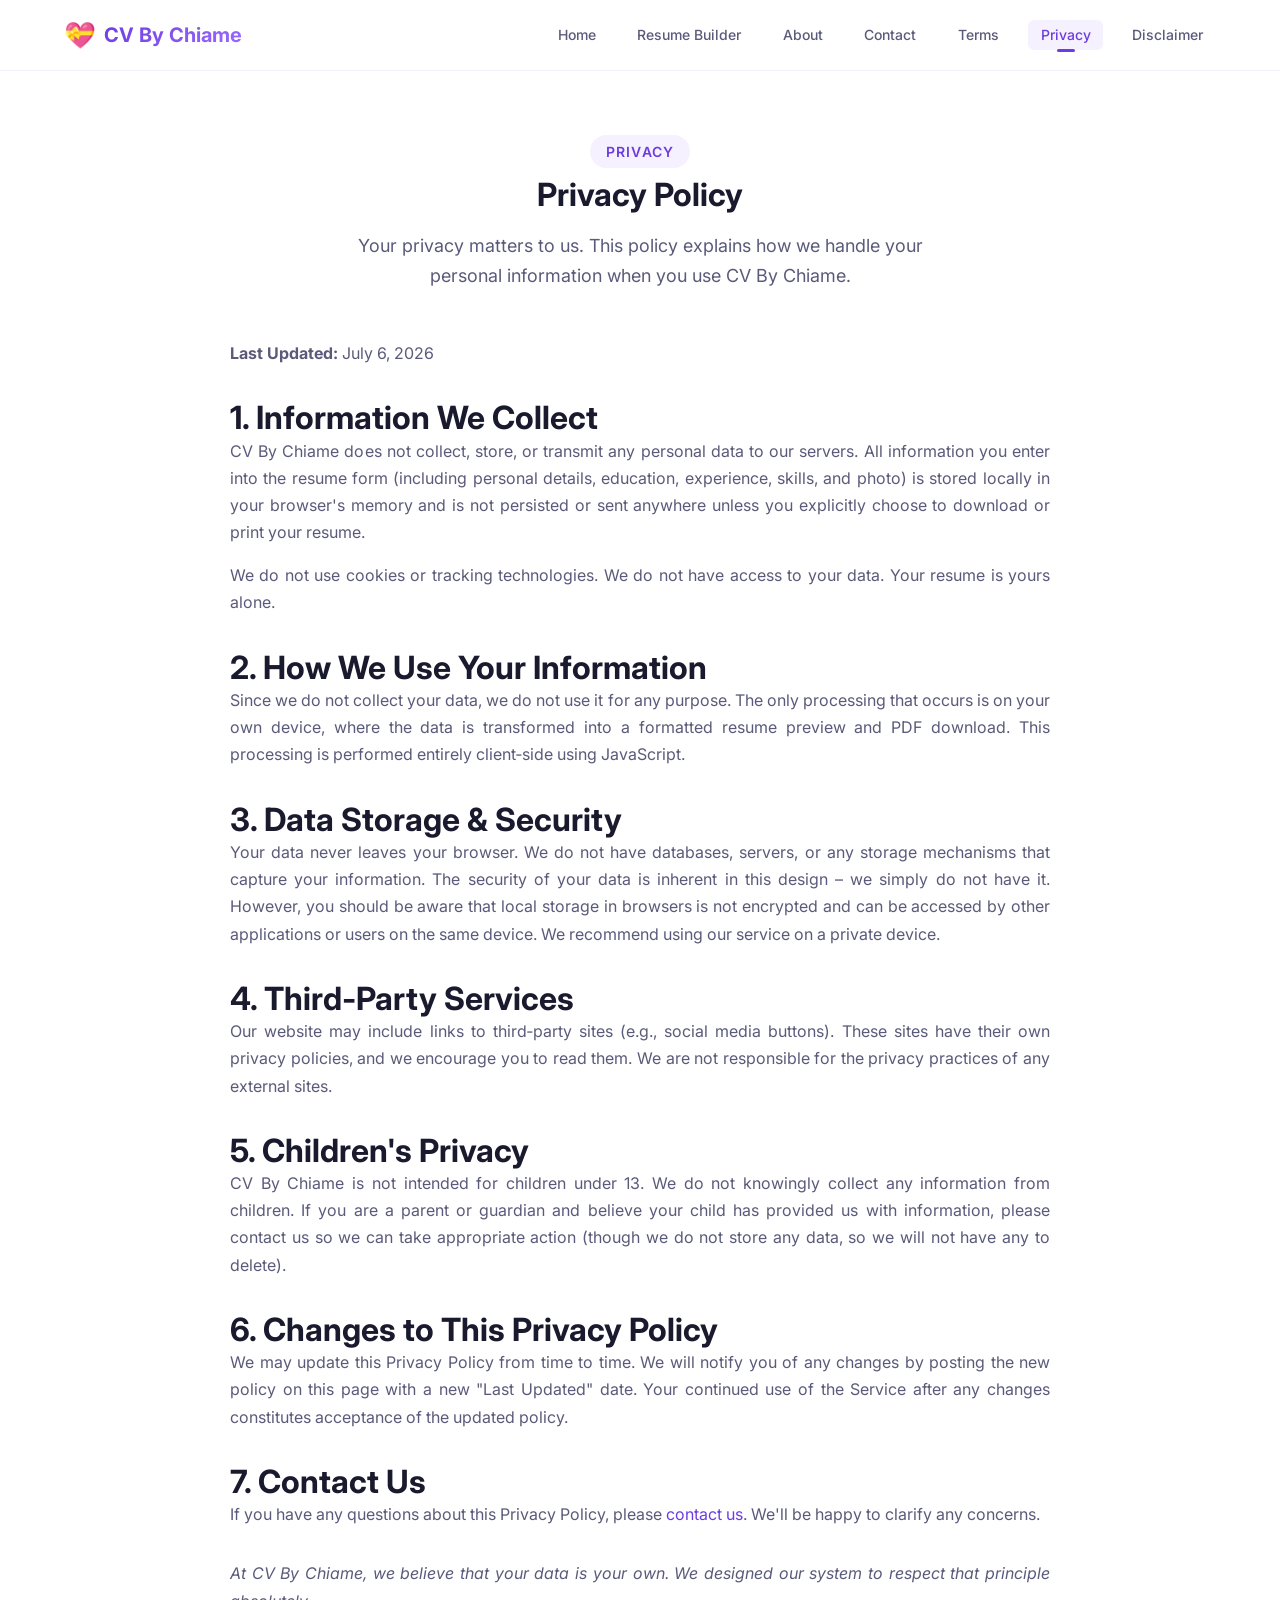
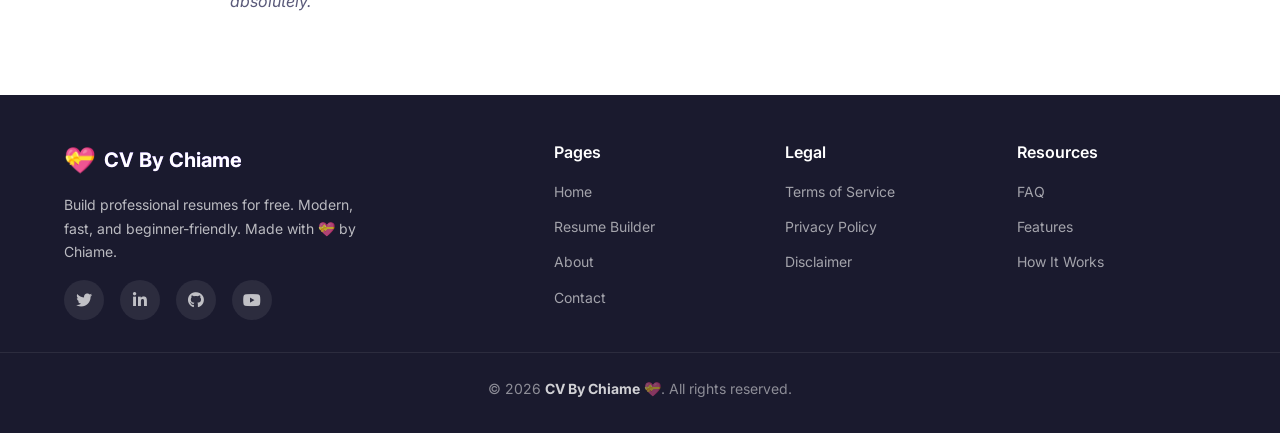
<file: privacy.html>
<!DOCTYPE html>
<html lang="en">
<head>
    <meta charset="UTF-8" />
    <meta name="viewport" content="width=device-width, initial-scale=1.0" />
    <meta name="description" content="Privacy Policy for CV By Chiame – learn how we protect your personal data and respect your privacy." />
    <title>Privacy Policy – CV By Chiame 💝</title>

    <!-- Google Fonts -->
    <link rel="preconnect" href="https://fonts.googleapis.com" />
    <link rel="preconnect" href="https://fonts.gstatic.com" crossorigin />
    <link href="https://fonts.googleapis.com/css2?family=Inter:opsz,wght@14..32,300;14..32,400;14..32,500;14..32,600;14..32,700;14..32,800&display=swap" rel="stylesheet" />

    <!-- Font Awesome -->
    <link rel="stylesheet" href="https://cdnjs.cloudflare.com/ajax/libs/font-awesome/6.0.0-beta3/css/all.min.css" />

    <!-- Main Stylesheet -->
    <link rel="stylesheet" href="style.css" />
</head>

<body>

    <!-- ============================================================
    HEADER
    ============================================================ -->
    <header class="site-header" role="banner">
        <div class="container header-container">
            <div class="logo">
                <a href="index.html">
                    <span class="logo-icon">💝</span>
                    <span class="logo-text">CV By Chiame</span>
                </a>
            </div>
            <nav class="nav-desktop" aria-label="Main Navigation">
                <ul class="nav-list">
                    <li><a href="index.html">Home</a></li>
                    <li><a href="resume-form.html">Resume Builder</a></li>
                    <li><a href="about.html">About</a></li>
                    <li><a href="contact.html">Contact</a></li>
                    <li><a href="terms.html">Terms</a></li>
                    <li><a href="privacy.html" class="active">Privacy</a></li>
                    <li><a href="disclaimer.html">Disclaimer</a></li>
                </ul>
            </nav>
            <button class="hamburger" aria-label="Toggle navigation" aria-expanded="false">
                <span class="hamburger-line"></span>
                <span class="hamburger-line"></span>
                <span class="hamburger-line"></span>
            </button>
        </div>
        <div class="nav-mobile" role="navigation" aria-label="Mobile Navigation">
            <div class="nav-mobile-inner">
                <ul class="nav-mobile-list">
                    <li><a href="index.html">Home</a></li>
                    <li><a href="resume-form.html">Resume Builder</a></li>
                    <li><a href="about.html">About</a></li>
                    <li><a href="contact.html">Contact</a></li>
                    <li><a href="terms.html">Terms</a></li>
                    <li><a href="privacy.html" class="active">Privacy</a></li>
                    <li><a href="disclaimer.html">Disclaimer</a></li>
                </ul>
            </div>
        </div>
    </header>

    <!-- ============================================================
    MAIN CONTENT
    ============================================================ -->
    <main>
        <section class="section page-content">
            <div class="container">
                <div class="section-header">
                    <span class="section-tag">Privacy</span>
                    <h1 class="section-title">Privacy Policy</h1>
                    <p class="section-subtitle">
                        Your privacy matters to us. This policy explains how we handle your personal information when you use CV By Chiame.
                    </p>
                </div>

                <div class="content-body" style="max-width: 820px; margin: 0 auto;">

                    <div class="fade-in">
                        <p><strong>Last Updated:</strong> July 6, 2026</p>

                        <h2 style="margin-top: var(--spacing-xl);">1. Information We Collect</h2>
                        <p>
                            CV By Chiame does not collect, store, or transmit any personal data to our servers.
                            All information you enter into the resume form (including personal details, education,
                            experience, skills, and photo) is stored locally in your browser's memory and is not
                            persisted or sent anywhere unless you explicitly choose to download or print your resume.
                        </p>
                        <p>
                            We do not use cookies or tracking technologies. We do not have access to your data.
                            Your resume is yours alone.
                        </p>

                        <h2 style="margin-top: var(--spacing-xl);">2. How We Use Your Information</h2>
                        <p>
                            Since we do not collect your data, we do not use it for any purpose. The only
                            processing that occurs is on your own device, where the data is transformed into
                            a formatted resume preview and PDF download. This processing is performed entirely
                            client‑side using JavaScript.
                        </p>

                        <h2 style="margin-top: var(--spacing-xl);">3. Data Storage &amp; Security</h2>
                        <p>
                            Your data never leaves your browser. We do not have databases, servers, or any
                            storage mechanisms that capture your information. The security of your data is
                            inherent in this design – we simply do not have it. However, you should be aware
                            that local storage in browsers is not encrypted and can be accessed by other
                            applications or users on the same device. We recommend using our service on
                            a private device.
                        </p>

                        <h2 style="margin-top: var(--spacing-xl);">4. Third‑Party Services</h2>
                        <p>
                            Our website may include links to third‑party sites (e.g., social media buttons).
                            These sites have their own privacy policies, and we encourage you to read them.
                            We are not responsible for the privacy practices of any external sites.
                        </p>

                        <h2 style="margin-top: var(--spacing-xl);">5. Children's Privacy</h2>
                        <p>
                            CV By Chiame is not intended for children under 13. We do not knowingly collect
                            any information from children. If you are a parent or guardian and believe your
                            child has provided us with information, please contact us so we can take appropriate
                            action (though we do not store any data, so we will not have any to delete).
                        </p>

                        <h2 style="margin-top: var(--spacing-xl);">6. Changes to This Privacy Policy</h2>
                        <p>
                            We may update this Privacy Policy from time to time. We will notify you of any
                            changes by posting the new policy on this page with a new "Last Updated" date.
                            Your continued use of the Service after any changes constitutes acceptance of
                            the updated policy.
                        </p>

                        <h2 style="margin-top: var(--spacing-xl);">7. Contact Us</h2>
                        <p>
                            If you have any questions about this Privacy Policy, please <a href="contact.html">contact us</a>.
                            We'll be happy to clarify any concerns.
                        </p>

                        <p style="margin-top: var(--spacing-xl); font-style: italic; color: var(--color-text-muted);">
                            At CV By Chiame, we believe that your data is your own. We designed our system to
                            respect that principle absolutely.
                        </p>
                    </div>

                </div>
            </div>
        </section>
    </main>

    <!-- ============================================================
    FOOTER
    ============================================================ -->
    <footer class="site-footer" role="contentinfo">
        <div class="container footer-container">
            <div class="footer-brand">
                <div class="logo">
                    <a href="index.html">
                        <span class="logo-icon">💝</span>
                        <span class="logo-text">CV By Chiame</span>
                    </a>
                </div>
                <p class="footer-description">
                    Build professional resumes for free. Modern, fast, and
                    beginner-friendly. Made with 💝 by Chiame.
                </p>
                <div class="footer-social">
                    <a href="#" aria-label="Twitter"><i class="fab fa-twitter"></i></a>
                    <a href="#" aria-label="LinkedIn"><i class="fab fa-linkedin-in"></i></a>
                    <a href="#" aria-label="GitHub"><i class="fab fa-github"></i></a>
                    <a href="#" aria-label="YouTube"><i class="fab fa-youtube"></i></a>
                </div>
            </div>
            <div class="footer-links">
                <div class="footer-col">
                    <h4>Pages</h4>
                    <ul>
                        <li><a href="index.html">Home</a></li>
                        <li><a href="resume-form.html">Resume Builder</a></li>
                        <li><a href="about.html">About</a></li>
                        <li><a href="contact.html">Contact</a></li>
                    </ul>
                </div>
                <div class="footer-col">
                    <h4>Legal</h4>
                    <ul>
                        <li><a href="terms.html">Terms of Service</a></li>
                        <li><a href="privacy.html">Privacy Policy</a></li>
                        <li><a href="disclaimer.html">Disclaimer</a></li>
                    </ul>
                </div>
                <div class="footer-col">
                    <h4>Resources</h4>
                    <ul>
                        <li><a href="index.html#faq">FAQ</a></li>
                        <li><a href="index.html#features">Features</a></li>
                        <li><a href="index.html#how-it-works">How It Works</a></li>
                    </ul>
                </div>
            </div>
        </div>
        <div class="footer-bottom">
            <div class="container">
                <p>&copy; 2026 <strong>CV By Chiame</strong> 💝. All rights reserved.</p>
            </div>
        </div>
    </footer>

    <!-- ============================================================
    SCRIPTS
    ============================================================ -->
    <script src="script.js"></script>
</body>
</html>
</file>
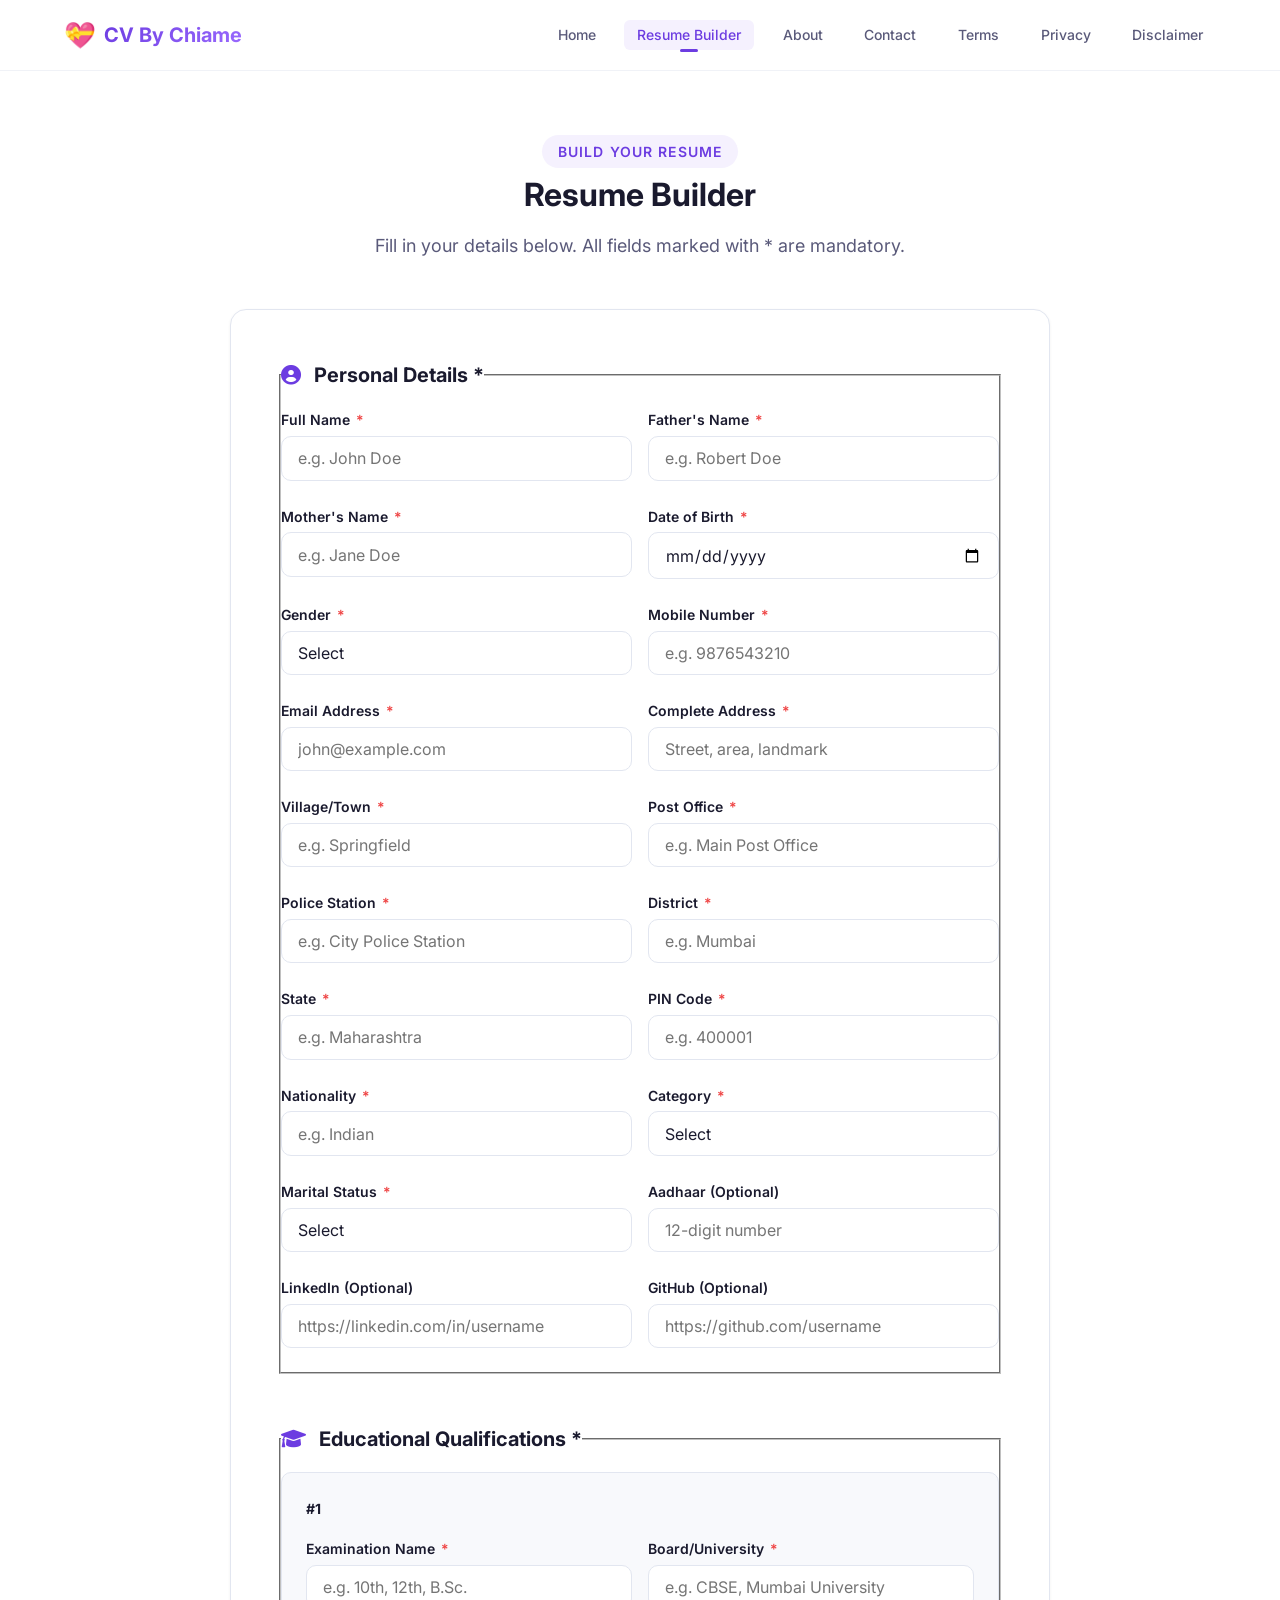
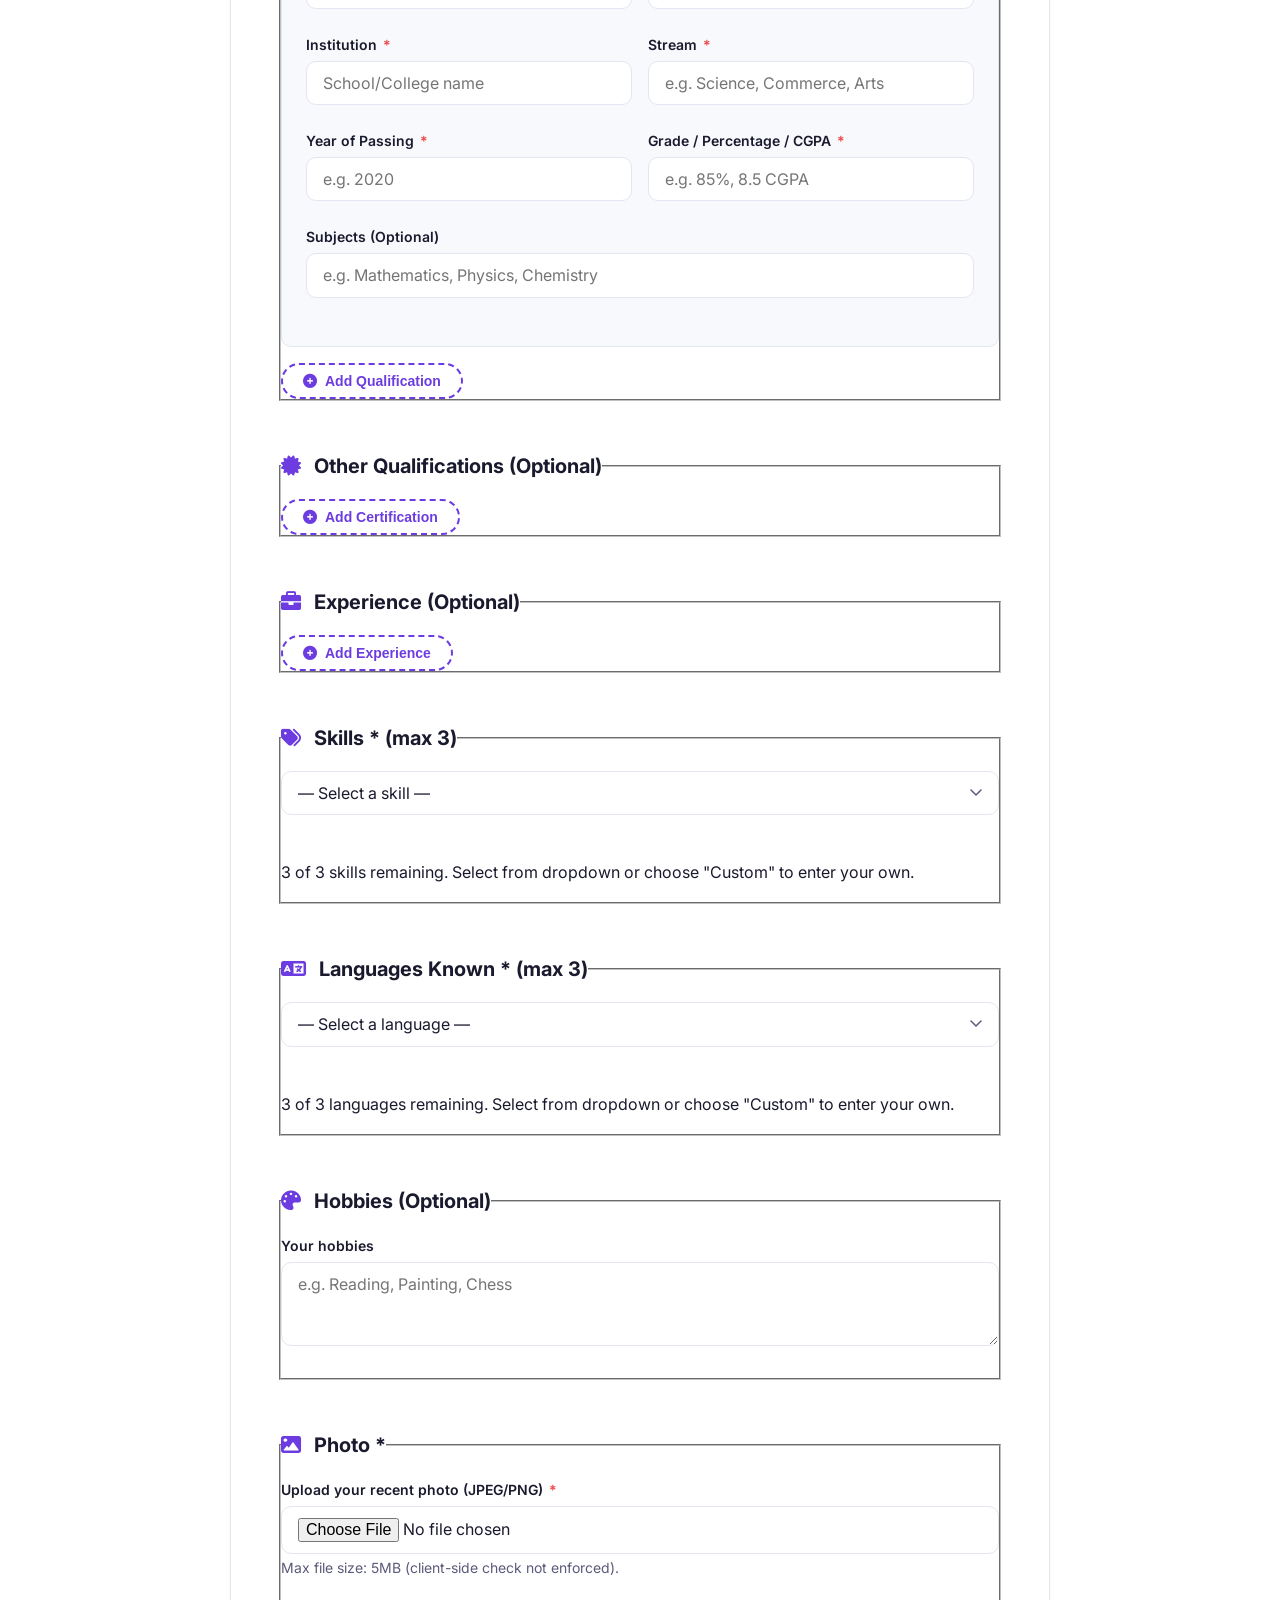
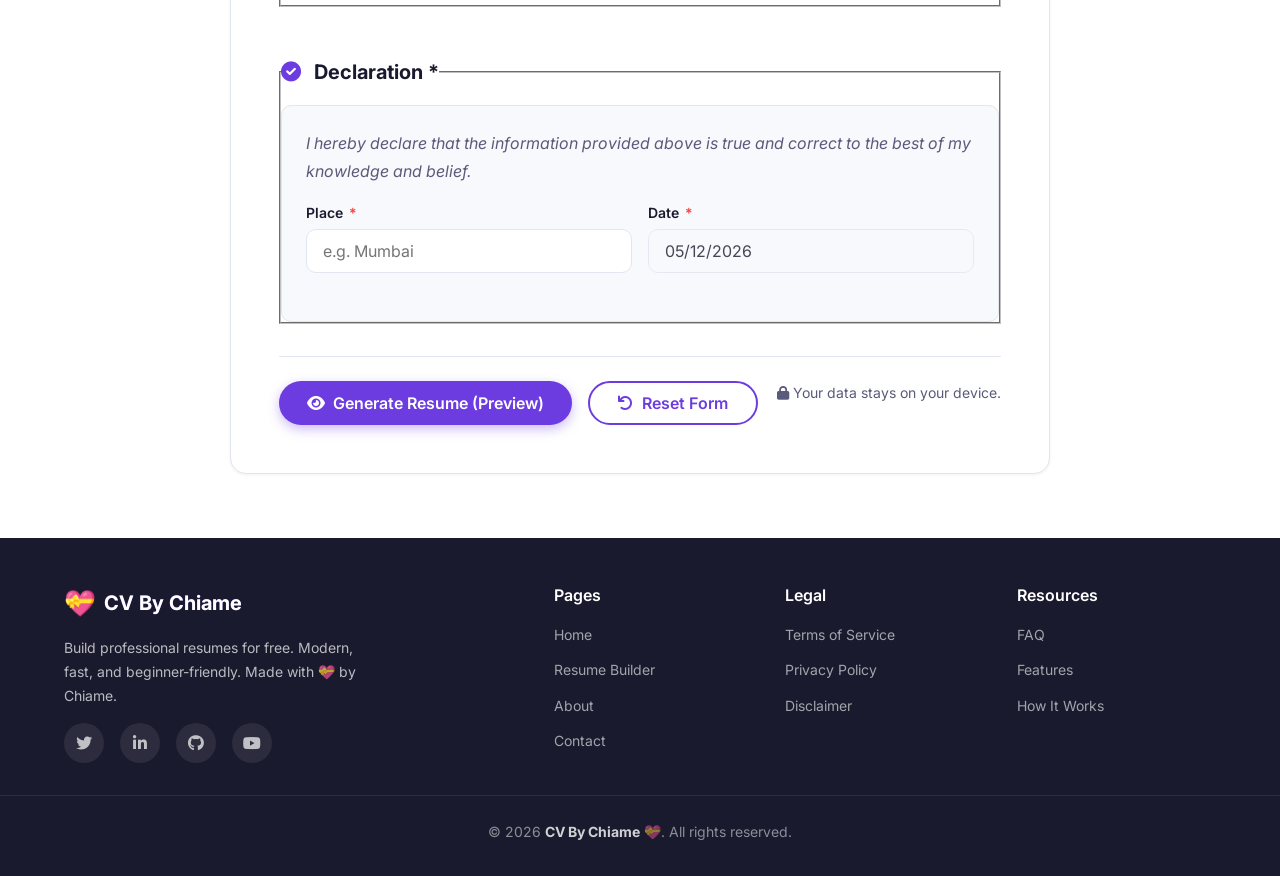
<file: resume-form.html>
<!DOCTYPE html>
<html lang="en">
<head>
    <meta charset="UTF-8" />
    <meta name="viewport" content="width=device-width, initial-scale=1.0" />
    <meta name="description" content="Build your professional resume with CV By Chiame – comprehensive form with all necessary details." />
    <title>Resume Builder – CV By Chiame 💝</title>

    <!-- Google Fonts -->
    <link rel="preconnect" href="https://fonts.googleapis.com" />
    <link rel="preconnect" href="https://fonts.gstatic.com" crossorigin />
    <link href="https://fonts.googleapis.com/css2?family=Inter:opsz,wght@14..32,300;14..32,400;14..32,500;14..32,600;14..32,700;14..32,800&display=swap" rel="stylesheet" />

    <!-- Font Awesome -->
    <link rel="stylesheet" href="https://cdnjs.cloudflare.com/ajax/libs/font-awesome/6.0.0-beta3/css/all.min.css" />

    <!-- Main Stylesheet -->
    <link rel="stylesheet" href="style.css" />
</head>

<body>

    <!-- ============================================================
    HEADER (same as index)
    ============================================================ -->
    <header class="site-header" role="banner">
        <div class="container header-container">
            <div class="logo">
                <a href="index.html">
                    <span class="logo-icon">💝</span>
                    <span class="logo-text">CV By Chiame</span>
                </a>
            </div>
            <nav class="nav-desktop" aria-label="Main Navigation">
                <ul class="nav-list">
                    <li><a href="index.html">Home</a></li>
                    <li><a href="resume-form.html" class="active">Resume Builder</a></li>
                    <li><a href="about.html">About</a></li>
                    <li><a href="contact.html">Contact</a></li>
                    <li><a href="terms.html">Terms</a></li>
                    <li><a href="privacy.html">Privacy</a></li>
                    <li><a href="disclaimer.html">Disclaimer</a></li>
                </ul>
            </nav>
            <button class="hamburger" aria-label="Toggle navigation" aria-expanded="false">
                <span class="hamburger-line"></span>
                <span class="hamburger-line"></span>
                <span class="hamburger-line"></span>
            </button>
        </div>
        <div class="nav-mobile" role="navigation" aria-label="Mobile Navigation">
            <div class="nav-mobile-inner">
                <ul class="nav-mobile-list">
                    <li><a href="index.html">Home</a></li>
                    <li><a href="resume-form.html" class="active">Resume Builder</a></li>
                    <li><a href="about.html">About</a></li>
                    <li><a href="contact.html">Contact</a></li>
                    <li><a href="terms.html">Terms</a></li>
                    <li><a href="privacy.html">Privacy</a></li>
                    <li><a href="disclaimer.html">Disclaimer</a></li>
                </ul>
            </div>
        </div>
    </header>

    <!-- ============================================================
    MAIN FORM CONTENT
    ============================================================ -->
    <main>
        <section class="section page-content">
            <div class="container">
                <div class="section-header">
                    <span class="section-tag">Build Your Resume</span>
                    <h1 class="section-title">Resume Builder</h1>
                    <p class="section-subtitle">
                        Fill in your details below. All fields marked with <span class="required">*</span> are mandatory.
                    </p>
                </div>

                <!-- Glass notification container (populated by script) -->
                <div id="glass-notification" class="glass-notification" role="alert">
                    <span class="notif-icon"><i class="fas fa-exclamation-circle"></i></span>
                    <span id="notif-message">Error message</span>
                </div>

                <!-- ============================================================
                RESUME FORM
                ============================================================ -->
                <form id="resume-form" class="form-section" novalidate>

                    <!-- ============================================================
                    PERSONAL DETAILS (Mandatory)
                    ============================================================ -->
                    <fieldset>
                        <legend style="font-weight: 700; font-size: var(--font-size-xl); margin-bottom: var(--spacing-md);">
                            <i class="fas fa-user-circle" style="color: var(--color-primary); margin-right: var(--spacing-sm);"></i>
                            Personal Details <span class="required">*</span>
                        </legend>
                        <div class="form-row">
                            <div class="form-group">
                                <label for="fullname">Full Name <span class="required">*</span></label>
                                <input type="text" id="fullname" name="fullname" class="form-control" placeholder="e.g. John Doe" required />
                            </div>
                            <div class="form-group">
                                <label for="fathername">Father's Name <span class="required">*</span></label>
                                <input type="text" id="fathername" name="fathername" class="form-control" placeholder="e.g. Robert Doe" required />
                            </div>
                        </div>
                        <div class="form-row">
                            <div class="form-group">
                                <label for="mothername">Mother's Name <span class="required">*</span></label>
                                <input type="text" id="mothername" name="mothername" class="form-control" placeholder="e.g. Jane Doe" required />
                            </div>
                            <div class="form-group">
                                <label for="dob">Date of Birth <span class="required">*</span></label>
                                <input type="date" id="dob" name="dob" class="form-control" required />
                            </div>
                        </div>
                        <div class="form-row">
                            <div class="form-group">
                                <label for="gender">Gender <span class="required">*</span></label>
                                <select id="gender" name="gender" class="form-control" required>
                                    <option value="">Select</option>
                                    <option value="Male">Male</option>
                                    <option value="Female">Female</option>
                                    <option value="Other">Other</option>
                                    <option value="Prefer not to say">Prefer not to say</option>
                                </select>
                            </div>
                            <div class="form-group">
                                <label for="mobile">Mobile Number <span class="required">*</span></label>
                                <input type="tel" id="mobile" name="mobile" class="form-control" placeholder="e.g. 9876543210" required />
                            </div>
                        </div>
                        <div class="form-row">
                            <div class="form-group">
                                <label for="email">Email Address <span class="required">*</span></label>
                                <input type="email" id="email" name="email" class="form-control" placeholder="john@example.com" required />
                            </div>
                            <div class="form-group">
                                <label for="address">Complete Address <span class="required">*</span></label>
                                <input type="text" id="address" name="address" class="form-control" placeholder="Street, area, landmark" required />
                            </div>
                        </div>
                        <div class="form-row">
                            <div class="form-group">
                                <label for="village">Village/Town <span class="required">*</span></label>
                                <input type="text" id="village" name="village" class="form-control" placeholder="e.g. Springfield" required />
                            </div>
                            <div class="form-group">
                                <label for="postoffice">Post Office <span class="required">*</span></label>
                                <input type="text" id="postoffice" name="postoffice" class="form-control" placeholder="e.g. Main Post Office" required />
                            </div>
                        </div>
                        <div class="form-row">
                            <div class="form-group">
                                <label for="policestation">Police Station <span class="required">*</span></label>
                                <input type="text" id="policestation" name="policestation" class="form-control" placeholder="e.g. City Police Station" required />
                            </div>
                            <div class="form-group">
                                <label for="district">District <span class="required">*</span></label>
                                <input type="text" id="district" name="district" class="form-control" placeholder="e.g. Mumbai" required />
                            </div>
                        </div>
                        <div class="form-row">
                            <div class="form-group">
                                <label for="state">State <span class="required">*</span></label>
                                <input type="text" id="state" name="state" class="form-control" placeholder="e.g. Maharashtra" required />
                            </div>
                            <div class="form-group">
                                <label for="pincode">PIN Code <span class="required">*</span></label>
                                <input type="text" id="pincode" name="pincode" class="form-control" placeholder="e.g. 400001" required />
                            </div>
                        </div>
                        <div class="form-row">
                            <div class="form-group">
                                <label for="nationality">Nationality <span class="required">*</span></label>
                                <input type="text" id="nationality" name="nationality" class="form-control" placeholder="e.g. Indian" required />
                            </div>
                            <div class="form-group">
                                <label for="category">Category <span class="required">*</span></label>
                                <select id="category" name="category" class="form-control" required>
                                    <option value="">Select</option>
                                    <option value="General">General</option>
                                    <option value="OBC">OBC</option>
                                    <option value="SC">SC</option>
                                    <option value="ST">ST</option>
                                    <option value="EWS">EWS</option>
                                    <option value="Other">Other</option>
                                </select>
                            </div>
                        </div>
                        <div class="form-row">
                            <div class="form-group">
                                <label for="marital">Marital Status <span class="required">*</span></label>
                                <select id="marital" name="marital" class="form-control" required>
                                    <option value="">Select</option>
                                    <option value="Single">Single</option>
                                    <option value="Married">Married</option>
                                    <option value="Divorced">Divorced</option>
                                    <option value="Widowed">Widowed</option>
                                    <option value="Separated">Separated</option>
                                </select>
                            </div>
                            <div class="form-group">
                                <label for="aadhaar">Aadhaar (Optional)</label>
                                <input type="text" id="aadhaar" name="aadhaar" class="form-control" placeholder="12-digit number" />
                            </div>
                        </div>
                        <div class="form-row">
                            <div class="form-group">
                                <label for="linkedin">LinkedIn (Optional)</label>
                                <input type="url" id="linkedin" name="linkedin" class="form-control" placeholder="https://linkedin.com/in/username" />
                            </div>
                            <div class="form-group">
                                <label for="github">GitHub (Optional)</label>
                                <input type="url" id="github" name="github" class="form-control" placeholder="https://github.com/username" />
                            </div>
                        </div>
                    </fieldset>

                    <!-- ============================================================
                    EDUCATIONAL QUALIFICATION (Mandatory)
                    ============================================================ -->
                    <fieldset style="margin-top: var(--spacing-2xl);">
                        <legend style="font-weight: 700; font-size: var(--font-size-xl); margin-bottom: var(--spacing-md);">
                            <i class="fas fa-graduation-cap" style="color: var(--color-primary); margin-right: var(--spacing-sm);"></i>
                            Educational Qualifications <span class="required">*</span>
                        </legend>
                        <div id="education-container">
                            <!-- Entry 1 (default) -->
                            <div class="entry-wrapper" data-entry="education">
                                <div class="entry-header">
                                    <span class="entry-number">#1</span>
                                    <button type="button" class="btn-remove remove-education" style="display: none;" aria-label="Remove this qualification">
                                        <i class="fas fa-trash-alt"></i> Remove
                                    </button>
                                </div>
                                <div class="form-row">
                                    <div class="form-group">
                                        <label for="edu_exam_1">Examination Name <span class="required">*</span></label>
                                        <input type="text" id="edu_exam_1" name="edu_exam[]" class="form-control" placeholder="e.g. 10th, 12th, B.Sc." required />
                                    </div>
                                    <div class="form-group">
                                        <label for="edu_board_1">Board/University <span class="required">*</span></label>
                                        <input type="text" id="edu_board_1" name="edu_board[]" class="form-control" placeholder="e.g. CBSE, Mumbai University" required />
                                    </div>
                                </div>
                                <div class="form-row">
                                    <div class="form-group">
                                        <label for="edu_institution_1">Institution <span class="required">*</span></label>
                                        <input type="text" id="edu_institution_1" name="edu_institution[]" class="form-control" placeholder="School/College name" required />
                                    </div>
                                    <div class="form-group">
                                        <label for="edu_stream_1">Stream <span class="required">*</span></label>
                                        <input type="text" id="edu_stream_1" name="edu_stream[]" class="form-control" placeholder="e.g. Science, Commerce, Arts" required />
                                    </div>
                                </div>
                                <div class="form-row">
                                    <div class="form-group">
                                        <label for="edu_year_1">Year of Passing <span class="required">*</span></label>
                                        <input type="number" id="edu_year_1" name="edu_year[]" class="form-control" placeholder="e.g. 2020" min="1900" max="2099" required />
                                    </div>
                                    <div class="form-group">
                                        <label for="edu_grade_1">Grade / Percentage / CGPA <span class="required">*</span></label>
                                        <input type="text" id="edu_grade_1" name="edu_grade[]" class="form-control" placeholder="e.g. 85%, 8.5 CGPA" required />
                                    </div>
                                </div>
                                <div class="form-group">
                                    <label for="edu_subjects_1">Subjects (Optional)</label>
                                    <input type="text" id="edu_subjects_1" name="edu_subjects[]" class="form-control" placeholder="e.g. Mathematics, Physics, Chemistry" />
                                </div>
                            </div>
                        </div>
                        <button type="button" id="add-education" class="btn-add">
                            <i class="fas fa-plus-circle"></i> Add Qualification
                        </button>
                    </fieldset>

                    <!-- ============================================================
                    OTHER QUALIFICATIONS (Optional)
                    ============================================================ -->
                    <fieldset style="margin-top: var(--spacing-2xl);">
                        <legend style="font-weight: 700; font-size: var(--font-size-xl); margin-bottom: var(--spacing-md);">
                            <i class="fas fa-certificate" style="color: var(--color-primary); margin-right: var(--spacing-sm);"></i>
                            Other Qualifications (Optional)
                        </legend>
                        <div id="other-qual-container">
                            <!-- No default entry; user can add -->
                        </div>
                        <button type="button" id="add-other-qual" class="btn-add">
                            <i class="fas fa-plus-circle"></i> Add Certification
                        </button>
                    </fieldset>

                    <!-- ============================================================
                    EXPERIENCE (Optional)
                    ============================================================ -->
                    <fieldset style="margin-top: var(--spacing-2xl);">
                        <legend style="font-weight: 700; font-size: var(--font-size-xl); margin-bottom: var(--spacing-md);">
                            <i class="fas fa-briefcase" style="color: var(--color-primary); margin-right: var(--spacing-sm);"></i>
                            Experience (Optional)
                        </legend>
                        <div id="experience-container">
                            <!-- No default entry -->
                        </div>
                        <button type="button" id="add-experience" class="btn-add">
                            <i class="fas fa-plus-circle"></i> Add Experience
                        </button>
                    </fieldset>

                                        <!-- ============================================================
                    SKILLS (Mandatory) - DROPDOWN + TAGS + CUSTOM
                    ============================================================ -->
                    <fieldset style="margin-top: var(--spacing-2xl);">
                        <legend style="font-weight: 700; font-size: var(--font-size-xl); margin-bottom: var(--spacing-md);">
                            <i class="fas fa-tags" style="color: var(--color-primary); margin-right: var(--spacing-sm);"></i>
                            Skills <span class="required">*</span> (max 3)
                        </legend>
                        <div class="select-tag-group">
                            <div class="select-tag-wrapper">
                                <select id="skills-select" class="form-control tag-select">
                                    <option value="">— Select a skill —</option>
                                    <option value="JavaScript">JavaScript</option>
                                    <option value="Python">Python</option>
                                    <option value="Java">Java</option>
                                    <option value="C#">C#</option>
                                    <option value="C++">C++</option>
                                    <option value="HTML/CSS">HTML/CSS</option>
                                    <option value="React">React</option>
                                    <option value="Angular">Angular</option>
                                    <option value="Vue.js">Vue.js</option>
                                    <option value="Node.js">Node.js</option>
                                    <option value="Express.js">Express.js</option>
                                    <option value="Django">Django</option>
                                    <option value="Spring Boot">Spring Boot</option>
                                    <option value="SQL">SQL</option>
                                    <option value="MongoDB">MongoDB</option>
                                    <option value="AWS">AWS</option>
                                    <option value="Docker">Docker</option>
                                    <option value="Git">Git</option>
                                    <option value="Agile">Agile</option>
                                    <option value="Leadership">Leadership</option>
                                    <option value="Communication">Communication</option>
                                    <option value="Problem Solving">Problem Solving</option>
                                    <option value="__custom__">✏️ Custom (enter manually)</option>
                                </select>
                                <div id="skills-tags" class="tag-container"></div>
                                <input type="hidden" id="skills-hidden" name="skills" value="" />
                            </div>
                            <span class="helper">Select up to 3 skills. Choose "Custom" to enter your own.</span>
                        </div>
                    </fieldset>

                    <!-- ============================================================
                    LANGUAGES KNOWN (Mandatory) - DROPDOWN + TAGS + CUSTOM
                    ============================================================ -->
                    <fieldset style="margin-top: var(--spacing-2xl);">
                        <legend style="font-weight: 700; font-size: var(--font-size-xl); margin-bottom: var(--spacing-md);">
                            <i class="fas fa-language" style="color: var(--color-primary); margin-right: var(--spacing-sm);"></i>
                            Languages Known <span class="required">*</span> (max 3)
                        </legend>
                        <div class="select-tag-group">
                            <div class="select-tag-wrapper">
                                <select id="languages-select" class="form-control tag-select">
                                    <option value="">— Select a language —</option>
                                    <option value="English">English</option>
                                    <option value="Hindi">Hindi</option>
                                    <option value="Spanish">Spanish</option>
                                    <option value="French">French</option>
                                    <option value="German">German</option>
                                    <option value="Chinese (Mandarin)">Chinese (Mandarin)</option>
                                    <option value="Japanese">Japanese</option>
                                    <option value="Korean">Korean</option>
                                    <option value="Russian">Russian</option>
                                    <option value="Portuguese">Portuguese</option>
                                    <option value="Arabic">Arabic</option>
                                    <option value="Bengali">Bengali</option>
                                    <option value="Punjabi">Punjabi</option>
                                    <option value="Marathi">Marathi</option>
                                    <option value="Tamil">Tamil</option>
                                    <option value="Telugu">Telugu</option>
                                    <option value="Urdu">Urdu</option>
                                    <option value="Gujarati">Gujarati</option>
                                    <option value="Kannada">Kannada</option>
                                    <option value="Malayalam">Malayalam</option>
                                    <option value="__custom__">✏️ Custom (enter manually)</option>
                                </select>
                                <div id="languages-tags" class="tag-container"></div>
                                <input type="hidden" id="languages-hidden" name="languages" value="" />
                            </div>
                            <span class="helper">Select up to 3 languages. Choose "Custom" to enter your own.</span>
                        </div>
                    </fieldset>

                    <!-- ============================================================
                    HOBBIES (Optional)
                    ============================================================ -->
                    <fieldset style="margin-top: var(--spacing-2xl);">
                        <legend style="font-weight: 700; font-size: var(--font-size-xl); margin-bottom: var(--spacing-md);">
                            <i class="fas fa-palette" style="color: var(--color-primary); margin-right: var(--spacing-sm);"></i>
                            Hobbies (Optional)
                        </legend>
                        <div class="form-group">
                            <label for="hobbies">Your hobbies</label>
                            <textarea id="hobbies" name="hobbies" class="form-control" rows="3" placeholder="e.g. Reading, Painting, Chess"></textarea>
                        </div>
                    </fieldset>

                    <!-- ============================================================
                    PHOTO UPLOAD (Mandatory)
                    ============================================================ -->
                    <fieldset style="margin-top: var(--spacing-2xl);">
                        <legend style="font-weight: 700; font-size: var(--font-size-xl); margin-bottom: var(--spacing-md);">
                            <i class="fas fa-image" style="color: var(--color-primary); margin-right: var(--spacing-sm);"></i>
                            Photo <span class="required">*</span>
                        </legend>
                        <div class="form-group">
                            <label for="photo">Upload your recent photo (JPEG/PNG) <span class="required">*</span></label>
                            <input type="file" id="photo" name="photo" class="form-control" accept="image/jpeg,image/png" required />
                            <span class="helper">Max file size: 5MB (client-side check not enforced).</span>
                        </div>
                    </fieldset>

                    <!-- ============================================================
                    DECLARATION (Mandatory)
                    ============================================================ -->
                    <fieldset style="margin-top: var(--spacing-2xl);">
                        <legend style="font-weight: 700; font-size: var(--font-size-xl); margin-bottom: var(--spacing-md);">
                            <i class="fas fa-check-circle" style="color: var(--color-primary); margin-right: var(--spacing-sm);"></i>
                            Declaration <span class="required">*</span>
                        </legend>
                        <div class="declaration-box">
                            <div class="declaration-text">
                                I hereby declare that the information provided above is true and correct to the best of my knowledge and belief.
                            </div>
                            <div class="declaration-row">
                                <div class="form-group">
                                    <label for="place">Place <span class="required">*</span></label>
                                    <input type="text" id="place" name="place" class="form-control" placeholder="e.g. Mumbai" required />
                                </div>
                                <div class="form-group">
                                    <label for="date">Date <span class="required">*</span></label>
                                    <input type="text" id="date" name="date" class="form-control" readonly />
                                </div>
                            </div>
                        </div>
                    </fieldset>

                    <!-- ============================================================
                    FORM ACTIONS
                    ============================================================ -->
                    <div class="form-actions">
                        <button type="button" id="preview-btn" class="btn btn-primary">
                            <i class="fas fa-eye"></i> Generate Resume (Preview)
                        </button>
                        <button type="reset" class="btn btn-outline">
                            <i class="fas fa-undo"></i> Reset Form
                        </button>
                        <span style="margin-left: auto; font-size: var(--font-size-sm); color: var(--color-text-muted);">
                            <i class="fas fa-lock"></i> Your data stays on your device.
                        </span>
                    </div>

                </form>
                <!-- end form -->

            </div>
        </section>
    </main>

    <!-- ============================================================
    FOOTER (same as index)
    ============================================================ -->
    <footer class="site-footer" role="contentinfo">
        <div class="container footer-container">
            <div class="footer-brand">
                <div class="logo">
                    <a href="index.html">
                        <span class="logo-icon">💝</span>
                        <span class="logo-text">CV By Chiame</span>
                    </a>
                </div>
                <p class="footer-description">
                    Build professional resumes for free. Modern, fast, and
                    beginner-friendly. Made with 💝 by Chiame.
                </p>
                <div class="footer-social">
                    <a href="#" aria-label="Twitter"><i class="fab fa-twitter"></i></a>
                    <a href="#" aria-label="LinkedIn"><i class="fab fa-linkedin-in"></i></a>
                    <a href="#" aria-label="GitHub"><i class="fab fa-github"></i></a>
                    <a href="#" aria-label="YouTube"><i class="fab fa-youtube"></i></a>
                </div>
            </div>
            <div class="footer-links">
                <div class="footer-col">
                    <h4>Pages</h4>
                    <ul>
                        <li><a href="index.html">Home</a></li>
                        <li><a href="resume-form.html">Resume Builder</a></li>
                        <li><a href="about.html">About</a></li>
                        <li><a href="contact.html">Contact</a></li>
                    </ul>
                </div>
                <div class="footer-col">
                    <h4>Legal</h4>
                    <ul>
                        <li><a href="terms.html">Terms of Service</a></li>
                        <li><a href="privacy.html">Privacy Policy</a></li>
                        <li><a href="disclaimer.html">Disclaimer</a></li>
                    </ul>
                </div>
                <div class="footer-col">
                    <h4>Resources</h4>
                    <ul>
                        <li><a href="#faq">FAQ</a></li>
                        <li><a href="#features">Features</a></li>
                        <li><a href="#how-it-works">How It Works</a></li>
                    </ul>
                </div>
            </div>
        </div>
        <div class="footer-bottom">
            <div class="container">
                <p>&copy; 2026 <strong>CV By Chiame</strong> 💝. All rights reserved.</p>
            </div>
        </div>
    </footer>

    <!-- ============================================================
    SCRIPTS
    ============================================================ -->
    <script src="script.js"></script>
</body>
</html>
</file>
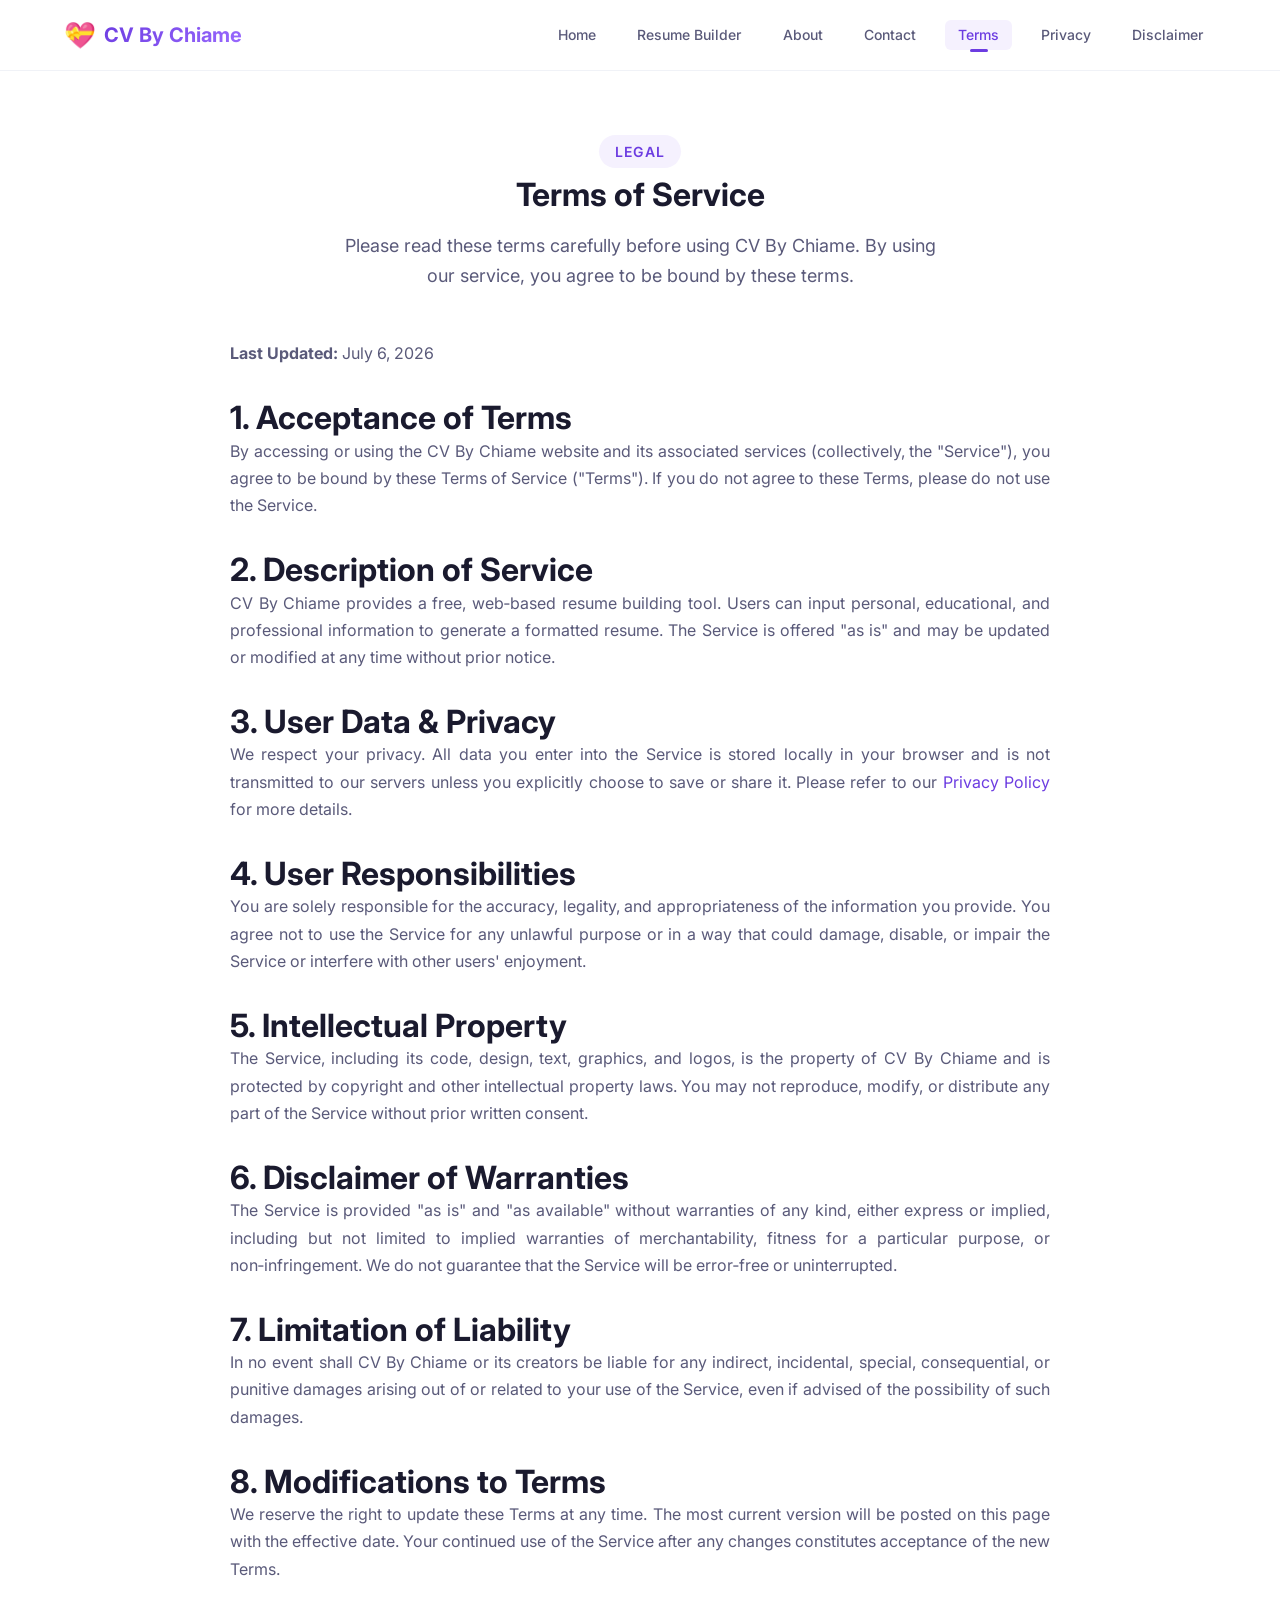
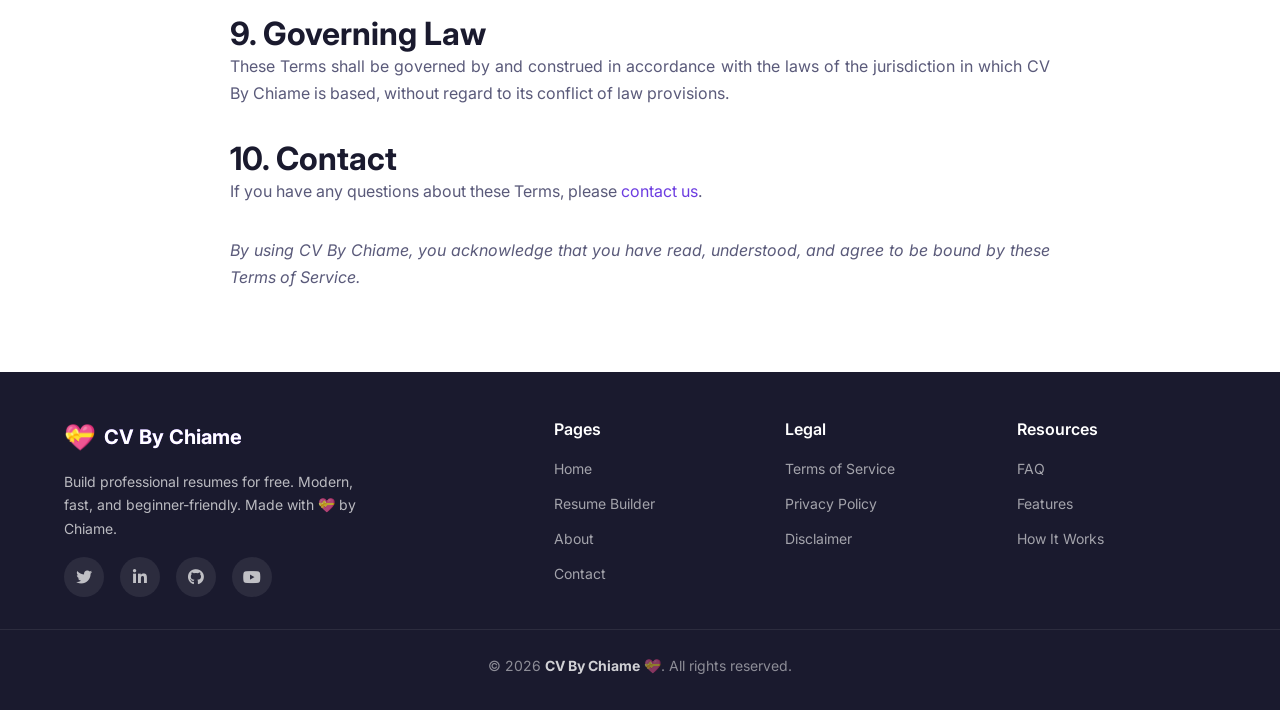
<file: terms.html>
<!DOCTYPE html>
<html lang="en">
<head>
    <meta charset="UTF-8" />
    <meta name="viewport" content="width=device-width, initial-scale=1.0" />
    <meta name="description" content="Terms of Service for CV By Chiame – understand the rules and guidelines for using our resume builder." />
    <title>Terms of Service – CV By Chiame 💝</title>

    <!-- Google Fonts -->
    <link rel="preconnect" href="https://fonts.googleapis.com" />
    <link rel="preconnect" href="https://fonts.gstatic.com" crossorigin />
    <link href="https://fonts.googleapis.com/css2?family=Inter:opsz,wght@14..32,300;14..32,400;14..32,500;14..32,600;14..32,700;14..32,800&display=swap" rel="stylesheet" />

    <!-- Font Awesome -->
    <link rel="stylesheet" href="https://cdnjs.cloudflare.com/ajax/libs/font-awesome/6.0.0-beta3/css/all.min.css" />

    <!-- Main Stylesheet -->
    <link rel="stylesheet" href="style.css" />
</head>

<body>

    <!-- ============================================================
    HEADER
    ============================================================ -->
    <header class="site-header" role="banner">
        <div class="container header-container">
            <div class="logo">
                <a href="index.html">
                    <span class="logo-icon">💝</span>
                    <span class="logo-text">CV By Chiame</span>
                </a>
            </div>
            <nav class="nav-desktop" aria-label="Main Navigation">
                <ul class="nav-list">
                    <li><a href="index.html">Home</a></li>
                    <li><a href="resume-form.html">Resume Builder</a></li>
                    <li><a href="about.html">About</a></li>
                    <li><a href="contact.html">Contact</a></li>
                    <li><a href="terms.html" class="active">Terms</a></li>
                    <li><a href="privacy.html">Privacy</a></li>
                    <li><a href="disclaimer.html">Disclaimer</a></li>
                </ul>
            </nav>
            <button class="hamburger" aria-label="Toggle navigation" aria-expanded="false">
                <span class="hamburger-line"></span>
                <span class="hamburger-line"></span>
                <span class="hamburger-line"></span>
            </button>
        </div>
        <div class="nav-mobile" role="navigation" aria-label="Mobile Navigation">
            <div class="nav-mobile-inner">
                <ul class="nav-mobile-list">
                    <li><a href="index.html">Home</a></li>
                    <li><a href="resume-form.html">Resume Builder</a></li>
                    <li><a href="about.html">About</a></li>
                    <li><a href="contact.html">Contact</a></li>
                    <li><a href="terms.html" class="active">Terms</a></li>
                    <li><a href="privacy.html">Privacy</a></li>
                    <li><a href="disclaimer.html">Disclaimer</a></li>
                </ul>
            </div>
        </div>
    </header>

    <!-- ============================================================
    MAIN CONTENT
    ============================================================ -->
    <main>
        <section class="section page-content">
            <div class="container">
                <div class="section-header">
                    <span class="section-tag">Legal</span>
                    <h1 class="section-title">Terms of Service</h1>
                    <p class="section-subtitle">
                        Please read these terms carefully before using CV By Chiame.
                        By using our service, you agree to be bound by these terms.
                    </p>
                </div>

                <div class="content-body" style="max-width: 820px; margin: 0 auto;">

                    <div class="fade-in">
                        <p><strong>Last Updated:</strong> July 6, 2026</p>

                        <h2 style="margin-top: var(--spacing-xl);">1. Acceptance of Terms</h2>
                        <p>
                            By accessing or using the CV By Chiame website and its associated services
                            (collectively, the "Service"), you agree to be bound by these Terms of Service
                            ("Terms"). If you do not agree to these Terms, please do not use the Service.
                        </p>

                        <h2 style="margin-top: var(--spacing-xl);">2. Description of Service</h2>
                        <p>
                            CV By Chiame provides a free, web‑based resume building tool. Users can
                            input personal, educational, and professional information to generate a
                            formatted resume. The Service is offered "as is" and may be updated or
                            modified at any time without prior notice.
                        </p>

                        <h2 style="margin-top: var(--spacing-xl);">3. User Data &amp; Privacy</h2>
                        <p>
                            We respect your privacy. All data you enter into the Service is stored
                            locally in your browser and is not transmitted to our servers unless you
                            explicitly choose to save or share it. Please refer to our
                            <a href="privacy.html">Privacy Policy</a> for more details.
                        </p>

                        <h2 style="margin-top: var(--spacing-xl);">4. User Responsibilities</h2>
                        <p>
                            You are solely responsible for the accuracy, legality, and appropriateness
                            of the information you provide. You agree not to use the Service for any
                            unlawful purpose or in a way that could damage, disable, or impair the
                            Service or interfere with other users' enjoyment.
                        </p>

                        <h2 style="margin-top: var(--spacing-xl);">5. Intellectual Property</h2>
                        <p>
                            The Service, including its code, design, text, graphics, and logos, is the
                            property of CV By Chiame and is protected by copyright and other intellectual
                            property laws. You may not reproduce, modify, or distribute any part of the
                            Service without prior written consent.
                        </p>

                        <h2 style="margin-top: var(--spacing-xl);">6. Disclaimer of Warranties</h2>
                        <p>
                            The Service is provided "as is" and "as available" without warranties of any
                            kind, either express or implied, including but not limited to implied
                            warranties of merchantability, fitness for a particular purpose, or
                            non‑infringement. We do not guarantee that the Service will be error‑free
                            or uninterrupted.
                        </p>

                        <h2 style="margin-top: var(--spacing-xl);">7. Limitation of Liability</h2>
                        <p>
                            In no event shall CV By Chiame or its creators be liable for any indirect,
                            incidental, special, consequential, or punitive damages arising out of or
                            related to your use of the Service, even if advised of the possibility of
                            such damages.
                        </p>

                        <h2 style="margin-top: var(--spacing-xl);">8. Modifications to Terms</h2>
                        <p>
                            We reserve the right to update these Terms at any time. The most current
                            version will be posted on this page with the effective date. Your continued
                            use of the Service after any changes constitutes acceptance of the new Terms.
                        </p>

                        <h2 style="margin-top: var(--spacing-xl);">9. Governing Law</h2>
                        <p>
                            These Terms shall be governed by and construed in accordance with the laws
                            of the jurisdiction in which CV By Chiame is based, without regard to its
                            conflict of law provisions.
                        </p>

                        <h2 style="margin-top: var(--spacing-xl);">10. Contact</h2>
                        <p>
                            If you have any questions about these Terms, please <a href="contact.html">contact us</a>.
                        </p>

                        <p style="margin-top: var(--spacing-xl); font-style: italic; color: var(--color-text-muted);">
                            By using CV By Chiame, you acknowledge that you have read, understood, and
                            agree to be bound by these Terms of Service.
                        </p>
                    </div>

                </div>
            </div>
        </section>
    </main>

    <!-- ============================================================
    FOOTER
    ============================================================ -->
    <footer class="site-footer" role="contentinfo">
        <div class="container footer-container">
            <div class="footer-brand">
                <div class="logo">
                    <a href="index.html">
                        <span class="logo-icon">💝</span>
                        <span class="logo-text">CV By Chiame</span>
                    </a>
                </div>
                <p class="footer-description">
                    Build professional resumes for free. Modern, fast, and
                    beginner-friendly. Made with 💝 by Chiame.
                </p>
                <div class="footer-social">
                    <a href="#" aria-label="Twitter"><i class="fab fa-twitter"></i></a>
                    <a href="#" aria-label="LinkedIn"><i class="fab fa-linkedin-in"></i></a>
                    <a href="#" aria-label="GitHub"><i class="fab fa-github"></i></a>
                    <a href="#" aria-label="YouTube"><i class="fab fa-youtube"></i></a>
                </div>
            </div>
            <div class="footer-links">
                <div class="footer-col">
                    <h4>Pages</h4>
                    <ul>
                        <li><a href="index.html">Home</a></li>
                        <li><a href="resume-form.html">Resume Builder</a></li>
                        <li><a href="about.html">About</a></li>
                        <li><a href="contact.html">Contact</a></li>
                    </ul>
                </div>
                <div class="footer-col">
                    <h4>Legal</h4>
                    <ul>
                        <li><a href="terms.html">Terms of Service</a></li>
                        <li><a href="privacy.html">Privacy Policy</a></li>
                        <li><a href="disclaimer.html">Disclaimer</a></li>
                    </ul>
                </div>
                <div class="footer-col">
                    <h4>Resources</h4>
                    <ul>
                        <li><a href="index.html#faq">FAQ</a></li>
                        <li><a href="index.html#features">Features</a></li>
                        <li><a href="index.html#how-it-works">How It Works</a></li>
                    </ul>
                </div>
            </div>
        </div>
        <div class="footer-bottom">
            <div class="container">
                <p>&copy; 2026 <strong>CV By Chiame</strong> 💝. All rights reserved.</p>
            </div>
        </div>
    </footer>

    <!-- ============================================================
    SCRIPTS
    ============================================================ -->
    <script src="script.js"></script>
</body>
</html>
</file>
<file: style.css>
/* ============================================================
   STYLE.CSS — CV By Chiame 💝
   Complete modern, responsive styles for all pages.
   ============================================================ */

/* ---------- CSS Variables (Design Tokens) ---------- */
:root {
    /* Primary palette */
    --color-primary: #6C3CE1;        /* Main brand purple */
    --color-primary-dark: #5A2FC2;
    --color-primary-light: #8A6BED;
    --color-primary-bg: #F5F1FE;     /* Very light purple for backgrounds */

    /* Neutrals */
    --color-bg: #FFFFFF;
    --color-surface: #F8F9FC;
    --color-text: #1A1A2E;
    --color-text-muted: #5A5A7A;
    --color-border: #E2E6F0;
    --color-white: #FFFFFF;

    /* Status */
    --color-success: #22C55E;
    --color-error: #EF4444;
    --color-warning: #F59E0B;

    /* Typography */
    --font-family: 'Inter', -apple-system, BlinkMacSystemFont, 'Segoe UI', Roboto, sans-serif;
    --font-size-base: 1rem;
    --font-size-sm: 0.875rem;
    --font-size-lg: 1.125rem;
    --font-size-xl: 1.25rem;
    --font-size-2xl: 1.5rem;
    --font-size-3xl: 2rem;
    --font-size-4xl: 2.5rem;
    --font-size-5xl: 3rem;

    /* Spacing */
    --spacing-xs: 0.25rem;
    --spacing-sm: 0.5rem;
    --spacing-md: 1rem;
    --spacing-lg: 1.5rem;
    --spacing-xl: 2rem;
    --spacing-2xl: 3rem;
    --spacing-3xl: 4rem;
    --spacing-4xl: 5rem;

    /* Border radius */
    --radius-sm: 6px;
    --radius-md: 10px;
    --radius-lg: 16px;
    --radius-xl: 24px;
    --radius-full: 9999px;

    /* Shadows */
    --shadow-sm: 0 1px 3px rgba(0, 0, 0, 0.06);
    --shadow-md: 0 4px 16px rgba(0, 0, 0, 0.08);
    --shadow-lg: 0 8px 32px rgba(0, 0, 0, 0.10);
    --shadow-xl: 0 16px 48px rgba(0, 0, 0, 0.12);

    /* Transitions */
    --transition-fast: 0.15s ease;
    --transition-base: 0.25s ease;
    --transition-smooth: 0.4s cubic-bezier(0.25, 0.46, 0.45, 0.94);

    /* Container max-width */
    --container-max: 1200px;
}

/* ---------- Reset & Base ---------- */
*,
*::before,
*::after {
    margin: 0;
    padding: 0;
    box-sizing: border-box;
}

html {
    scroll-behavior: smooth;
    -webkit-font-smoothing: antialiased;
    -moz-osx-font-smoothing: grayscale;
}

body {
    font-family: var(--font-family);
    font-size: var(--font-size-base);
    line-height: 1.7;
    color: var(--color-text);
    background-color: var(--color-bg);
    overflow-x: hidden;
}

/* ---------- Container ---------- */
.container {
    max-width: var(--container-max);
    margin: 0 auto;
    padding: 0 var(--spacing-lg);
    width: 100%;
}

/* ---------- Typography ---------- */
h1,
h2,
h3,
h4,
h5,
h6 {
    font-weight: 700;
    line-height: 1.2;
    color: var(--color-text);
}

h1 {
    font-size: var(--font-size-5xl);
}
h2 {
    font-size: var(--font-size-3xl);
}
h3 {
    font-size: var(--font-size-xl);
}
h4 {
    font-size: var(--font-size-lg);
}

p {
    margin-bottom: var(--spacing-md);
}

a {
    color: var(--color-primary);
    text-decoration: none;
    transition: color var(--transition-fast);
}
a:hover {
    color: var(--color-primary-dark);
}

ul {
    list-style: none;
}

img {
    max-width: 100%;
    height: auto;
    display: block;
}

/* ---------- Utility: Highlight ---------- */
.highlight {
    color: var(--color-primary);
}

/* ---------- Buttons ---------- */
.btn {
    display: inline-flex;
    align-items: center;
    gap: var(--spacing-sm);
    padding: 0.75rem 1.75rem;
    font-family: var(--font-family);
    font-size: var(--font-size-base);
    font-weight: 600;
    line-height: 1;
    border: none;
    border-radius: var(--radius-full);
    cursor: pointer;
    transition: all var(--transition-base);
    text-decoration: none;
    white-space: nowrap;
    background: transparent;
    color: var(--color-text);
}

.btn-primary {
    background: var(--color-primary);
    color: var(--color-white);
    box-shadow: 0 4px 12px rgba(108, 60, 225, 0.35);
}
.btn-primary:hover {
    background: var(--color-primary-dark);
    transform: translateY(-2px);
    box-shadow: 0 8px 20px rgba(108, 60, 225, 0.40);
    color: var(--color-white);
}

.btn-outline {
    background: transparent;
    color: var(--color-primary);
    border: 2px solid var(--color-primary);
}
.btn-outline:hover {
    background: var(--color-primary);
    color: var(--color-white);
    transform: translateY(-2px);
    box-shadow: 0 8px 20px rgba(108, 60, 225, 0.25);
}

.btn-sm {
    padding: 0.5rem 1.25rem;
    font-size: var(--font-size-sm);
}

/* ---------- Section shared styles ---------- */
.section {
    padding: var(--spacing-4xl) 0;
}
.section-header {
    text-align: center;
    max-width: 700px;
    margin: 0 auto var(--spacing-2xl);
}
.section-tag {
    display: inline-block;
    font-size: var(--font-size-sm);
    font-weight: 600;
    text-transform: uppercase;
    letter-spacing: 0.08em;
    color: var(--color-primary);
    background: var(--color-primary-bg);
    padding: 0.3rem 1rem;
    border-radius: var(--radius-full);
    margin-bottom: var(--spacing-sm);
}
.section-title {
    font-size: var(--font-size-3xl);
    margin-bottom: var(--spacing-md);
}
.section-subtitle {
    font-size: var(--font-size-lg);
    color: var(--color-text-muted);
    max-width: 600px;
    margin: 0 auto;
}

/* ---------- Fade-in scroll animation (applied via JS) ---------- */
.fade-in {
    opacity: 0;
    transform: translateY(30px);
    transition: opacity 0.7s ease, transform 0.7s ease;
}
.fade-in.visible {
    opacity: 1;
    transform: translateY(0);
}

/* ============================================================
   HEADER & NAVIGATION
   ============================================================ */
.site-header {
    position: sticky;
    top: 0;
    z-index: 1000;
    background: rgba(255, 255, 255, 0.88);
    backdrop-filter: blur(12px);
    -webkit-backdrop-filter: blur(12px);
    border-bottom: 1px solid rgba(226, 230, 240, 0.5);
    transition: background var(--transition-base);
}
.header-container {
    display: flex;
    align-items: center;
    justify-content: space-between;
    height: 70px;
}

/* Logo */
.logo a {
    display: flex;
    align-items: center;
    gap: var(--spacing-sm);
    font-weight: 700;
    font-size: var(--font-size-xl);
    color: var(--color-text);
    text-decoration: none;
}
.logo-icon {
    font-size: 1.6rem;
    line-height: 1;
}
.logo-text {
    background: linear-gradient(135deg, var(--color-primary), #9B6BFF);
    -webkit-background-clip: text;
    -webkit-text-fill-color: transparent;
    background-clip: text;
}

/* Desktop nav */
.nav-desktop {
    display: flex;
    align-items: center;
}
.nav-list {
    display: flex;
    align-items: center;
    gap: var(--spacing-md);
}
.nav-list a {
    font-size: var(--font-size-sm);
    font-weight: 500;
    color: var(--color-text-muted);
    padding: 0.4rem 0.8rem;
    border-radius: var(--radius-sm);
    transition: all var(--transition-fast);
    position: relative;
}
.nav-list a:hover,
.nav-list a.active {
    color: var(--color-primary);
    background: var(--color-primary-bg);
}
.nav-list a.active::after {
    content: '';
    position: absolute;
    bottom: -2px;
    left: 50%;
    transform: translateX(-50%);
    width: 18px;
    height: 3px;
    background: var(--color-primary);
    border-radius: var(--radius-full);
}

/* Hamburger */
.hamburger {
    display: none;
    flex-direction: column;
    gap: 5px;
    background: none;
    border: none;
    cursor: pointer;
    padding: var(--spacing-sm);
    border-radius: var(--radius-sm);
    transition: background var(--transition-fast);
}
.hamburger:hover {
    background: var(--color-primary-bg);
}
.hamburger-line {
    display: block;
    width: 26px;
    height: 3px;
    background: var(--color-text);
    border-radius: var(--radius-full);
    transition: all var(--transition-smooth);
    transform-origin: center;
}
.hamburger.active .hamburger-line:nth-child(1) {
    transform: rotate(45deg) translate(6px, 6px);
}
.hamburger.active .hamburger-line:nth-child(2) {
    opacity: 0;
    transform: scaleX(0);
}
.hamburger.active .hamburger-line:nth-child(3) {
    transform: rotate(-45deg) translate(6px, -6px);
}

/* Mobile nav overlay */
.nav-mobile {
    position: fixed;
    top: 70px;
    left: 0;
    right: 0;
    bottom: 0;
    background: rgba(255, 255, 255, 0.97);
    backdrop-filter: blur(16px);
    -webkit-backdrop-filter: blur(16px);
    transform: translateX(100%);
    transition: transform var(--transition-smooth);
    visibility: hidden;
    overflow-y: auto;
    z-index: 999;
}
.nav-mobile.open {
    transform: translateX(0);
    visibility: visible;
}
.nav-mobile-inner {
    display: flex;
    align-items: center;
    justify-content: center;
    min-height: 80vh;
    padding: var(--spacing-xl);
}
.nav-mobile-list {
    display: flex;
    flex-direction: column;
    align-items: center;
    gap: var(--spacing-lg);
    width: 100%;
    max-width: 320px;
}
.nav-mobile-list a {
    font-size: var(--font-size-xl);
    font-weight: 600;
    color: var(--color-text);
    padding: var(--spacing-sm) var(--spacing-lg);
    border-radius: var(--radius-md);
    transition: all var(--transition-fast);
    width: 100%;
    text-align: center;
}
.nav-mobile-list a:hover,
.nav-mobile-list a.active {
    background: var(--color-primary-bg);
    color: var(--color-primary);
}

/* ============================================================
   HERO SECTION (Homepage)
   ============================================================ */
.hero {
    padding: var(--spacing-3xl) 0 var(--spacing-2xl);
    background: linear-gradient(160deg, #F8F5FF 0%, #FFFFFF 70%);
    position: relative;
    overflow: hidden;
}
.hero-container {
    display: grid;
    grid-template-columns: 1fr 1fr;
    align-items: center;
    gap: var(--spacing-2xl);
}
.hero-badge {
    display: inline-block;
    font-size: var(--font-size-sm);
    font-weight: 600;
    color: var(--color-primary);
    background: rgba(108, 60, 225, 0.12);
    padding: 0.3rem 1.2rem;
    border-radius: var(--radius-full);
    margin-bottom: var(--spacing-md);
}
.hero-title {
    font-size: var(--font-size-4xl);
    font-weight: 800;
    line-height: 1.1;
    margin-bottom: var(--spacing-md);
}
.hero-text {
    font-size: var(--font-size-lg);
    color: var(--color-text-muted);
    max-width: 500px;
    margin-bottom: var(--spacing-lg);
}
.hero-buttons {
    display: flex;
    flex-wrap: wrap;
    gap: var(--spacing-md);
    margin-bottom: var(--spacing-xl);
}
.hero-stats {
    display: flex;
    gap: var(--spacing-xl);
    padding-top: var(--spacing-md);
    border-top: 1px solid var(--color-border);
}
.stat-item {
    display: flex;
    flex-direction: column;
}
.stat-number {
    font-size: var(--font-size-2xl);
    font-weight: 700;
    color: var(--color-text);
}
.stat-label {
    font-size: var(--font-size-sm);
    color: var(--color-text-muted);
}

/* Hero illustration */
.hero-illustration {
    display: grid;
    grid-template-columns: 1fr 1fr;
    gap: var(--spacing-md);
    background: rgba(255, 255, 255, 0.6);
    backdrop-filter: blur(8px);
    -webkit-backdrop-filter: blur(8px);
    border-radius: var(--radius-lg);
    padding: var(--spacing-xl);
    box-shadow: var(--shadow-lg);
    border: 1px solid rgba(255, 255, 255, 0.6);
}
.illustration-card {
    display: flex;
    flex-direction: column;
    align-items: center;
    justify-content: center;
    padding: var(--spacing-lg);
    background: var(--color-white);
    border-radius: var(--radius-md);
    box-shadow: var(--shadow-sm);
    transition: all var(--transition-base);
    text-align: center;
    font-weight: 500;
    gap: var(--spacing-sm);
    border: 1px solid var(--color-border);
}
.illustration-card i {
    font-size: 2rem;
    color: var(--color-primary);
}
.illustration-card:hover {
    transform: translateY(-4px);
    box-shadow: var(--shadow-md);
}

/* ============================================================
   WHAT IS RESUME — WHY CHOOSE — FEATURES
   ============================================================ */
.what-is-grid,
.why-grid,
.features-grid {
    display: grid;
    grid-template-columns: repeat(auto-fit, minmax(240px, 1fr));
    gap: var(--spacing-lg);
}

.what-is-card,
.why-card,
.feature-card {
    background: var(--color-white);
    padding: var(--spacing-xl);
    border-radius: var(--radius-lg);
    border: 1px solid var(--color-border);
    transition: all var(--transition-base);
    text-align: center;
}
.what-is-card:hover,
.why-card:hover,
.feature-card:hover {
    transform: translateY(-6px);
    box-shadow: var(--shadow-lg);
    border-color: var(--color-primary-light);
}

.what-is-icon,
.why-icon,
.feature-icon {
    font-size: 2.2rem;
    color: var(--color-primary);
    margin-bottom: var(--spacing-md);
}
.what-is-card h3,
.why-card h3,
.feature-card h3 {
    margin-bottom: var(--spacing-sm);
    font-size: var(--font-size-lg);
}
.what-is-card p,
.why-card p,
.feature-card p {
    color: var(--color-text-muted);
    font-size: var(--font-size-sm);
    margin-bottom: 0;
}

/* Why choose — special background */
.why-choose {
    background: var(--color-surface);
}

/* ============================================================
   HOW IT WORKS
   ============================================================ */
.steps {
    display: flex;
    flex-direction: column;
    gap: var(--spacing-xl);
    max-width: 700px;
    margin: 0 auto;
}
.step {
    display: flex;
    gap: var(--spacing-lg);
    align-items: flex-start;
    background: var(--color-white);
    padding: var(--spacing-lg) var(--spacing-xl);
    border-radius: var(--radius-lg);
    border: 1px solid var(--color-border);
    transition: all var(--transition-base);
}
.step:hover {
    box-shadow: var(--shadow-md);
    border-color: var(--color-primary-light);
}
.step-number {
    flex-shrink: 0;
    width: 48px;
    height: 48px;
    display: flex;
    align-items: center;
    justify-content: center;
    background: var(--color-primary);
    color: var(--color-white);
    font-weight: 700;
    font-size: var(--font-size-xl);
    border-radius: var(--radius-full);
}
.step-content h3 {
    margin-bottom: var(--spacing-xs);
}
.step-content p {
    color: var(--color-text-muted);
    margin-bottom: 0;
}

/* ============================================================
   FAQ
   ============================================================ */
.faq {
    background: var(--color-surface);
}
.faq-list {
    max-width: 750px;
    margin: 0 auto;
    display: flex;
    flex-direction: column;
    gap: var(--spacing-sm);
}
.faq-item {
    background: var(--color-white);
    border-radius: var(--radius-md);
    border: 1px solid var(--color-border);
    overflow: hidden;
    transition: border var(--transition-fast);
}
.faq-item:hover {
    border-color: var(--color-primary-light);
}
.faq-question {
    display: flex;
    justify-content: space-between;
    align-items: center;
    width: 100%;
    padding: var(--spacing-md) var(--spacing-lg);
    font-family: var(--font-family);
    font-size: var(--font-size-base);
    font-weight: 600;
    color: var(--color-text);
    background: none;
    border: none;
    cursor: pointer;
    text-align: left;
    gap: var(--spacing-md);
    transition: background var(--transition-fast);
}
.faq-question:hover {
    background: var(--color-primary-bg);
}
.faq-question i {
    font-size: var(--font-size-sm);
    color: var(--color-text-muted);
    transition: transform var(--transition-smooth);
    flex-shrink: 0;
}
.faq-question[aria-expanded="true"] i {
    transform: rotate(180deg);
}
.faq-answer {
    max-height: 0;
    overflow: hidden;
    transition: max-height var(--transition-smooth), padding var(--transition-smooth);
    padding: 0 var(--spacing-lg);
}
.faq-answer p {
    padding: 0 0 var(--spacing-lg);
    color: var(--color-text-muted);
    margin-bottom: 0;
}
.faq-question[aria-expanded="true"]+.faq-answer {
    max-height: 300px;
    padding: 0 var(--spacing-lg) var(--spacing-sm);
}

/* ============================================================
   CTA SECTION
   ============================================================ */
.cta {
    background: var(--color-primary);
    color: var(--color-white);
    text-align: center;
    padding: var(--spacing-3xl) 0;
}
.cta-container {
    max-width: 700px;
}
.cta-tag {
    display: inline-block;
    font-size: var(--font-size-sm);
    font-weight: 600;
    text-transform: uppercase;
    letter-spacing: 0.08em;
    color: rgba(255, 255, 255, 0.7);
    background: rgba(255, 255, 255, 0.15);
    padding: 0.3rem 1.2rem;
    border-radius: var(--radius-full);
    margin-bottom: var(--spacing-md);
}
.cta-title {
    font-size: var(--font-size-3xl);
    color: var(--color-white);
    margin-bottom: var(--spacing-md);
}
.cta-title .highlight {
    color: #FFD966;
}
.cta-text {
    font-size: var(--font-size-lg);
    color: rgba(255, 255, 255, 0.85);
    margin-bottom: var(--spacing-lg);
}
.cta .btn-primary {
    background: var(--color-white);
    color: var(--color-primary);
    box-shadow: 0 4px 16px rgba(0, 0, 0, 0.15);
}
.cta .btn-primary:hover {
    background: #FFD966;
    color: var(--color-primary-dark);
    transform: translateY(-2px);
    box-shadow: 0 8px 24px rgba(0, 0, 0, 0.20);
}

/* ============================================================
   FOOTER
   ============================================================ */
.site-footer {
    background: var(--color-text);
    color: rgba(255, 255, 255, 0.7);
    padding: var(--spacing-2xl) 0 var(--spacing-md);
}
.footer-container {
    display: grid;
    grid-template-columns: 2fr 3fr;
    gap: var(--spacing-2xl);
    margin-bottom: var(--spacing-xl);
}
.footer-brand .logo a {
    color: var(--color-white);
}
.footer-brand .logo-text {
    -webkit-text-fill-color: white;
}
.footer-description {
    max-width: 320px;
    margin: var(--spacing-md) 0;
    font-size: var(--font-size-sm);
}
.footer-social {
    display: flex;
    gap: var(--spacing-md);
}
.footer-social a {
    display: flex;
    align-items: center;
    justify-content: center;
    width: 40px;
    height: 40px;
    border-radius: var(--radius-full);
    background: rgba(255, 255, 255, 0.08);
    color: rgba(255, 255, 255, 0.7);
    transition: all var(--transition-fast);
    font-size: var(--font-size-base);
}
.footer-social a:hover {
    background: var(--color-primary);
    color: var(--color-white);
    transform: translateY(-2px);
}

.footer-links {
    display: grid;
    grid-template-columns: repeat(3, 1fr);
    gap: var(--spacing-xl);
}
.footer-col h4 {
    color: var(--color-white);
    font-size: var(--font-size-base);
    margin-bottom: var(--spacing-md);
    font-weight: 600;
}
.footer-col ul {
    display: flex;
    flex-direction: column;
    gap: var(--spacing-sm);
}
.footer-col a {
    color: rgba(255, 255, 255, 0.6);
    font-size: var(--font-size-sm);
    transition: color var(--transition-fast);
}
.footer-col a:hover {
    color: var(--color-white);
}

.footer-bottom {
    border-top: 1px solid rgba(255, 255, 255, 0.08);
    padding-top: var(--spacing-lg);
    text-align: center;
    font-size: var(--font-size-sm);
    color: rgba(255, 255, 255, 0.5);
}
.footer-bottom strong {
    color: rgba(255, 255, 255, 0.8);
}

/* ============================================================
   RESPONSIVE BREAKPOINTS
   ============================================================ */

/* Tablets and small laptops */
@media (max-width: 1024px) {
    .hero-container {
        grid-template-columns: 1fr;
        text-align: center;
    }
    .hero-text {
        margin-left: auto;
        margin-right: auto;
    }
    .hero-buttons {
        justify-content: center;
    }
    .hero-stats {
        justify-content: center;
    }
    .hero-illustration {
        max-width: 460px;
        margin: 0 auto;
    }
    .hero-title {
        font-size: var(--font-size-3xl);
    }
    .footer-container {
        grid-template-columns: 1fr;
        gap: var(--spacing-xl);
    }
    .footer-links {
        grid-template-columns: repeat(3, 1fr);
    }
    .footer-description {
        max-width: 100%;
    }
}

/* Mobile */
@media (max-width: 768px) {
    :root {
        --font-size-4xl: 2rem;
        --font-size-3xl: 1.75rem;
        --font-size-2xl: 1.25rem;
        --font-size-xl: 1.1rem;
    }
    .nav-desktop {
        display: none;
    }
    .hamburger {
        display: flex;
    }
    .header-container {
        height: 64px;
    }
    .nav-mobile {
        top: 64px;
    }

    .section {
        padding: var(--spacing-2xl) 0;
    }
    .hero {
        padding: var(--spacing-xl) 0 var(--spacing-xl);
    }
    .hero-title {
        font-size: var(--font-size-3xl);
    }
    .hero-stats {
        flex-wrap: wrap;
        gap: var(--spacing-lg);
    }
    .hero-illustration {
        grid-template-columns: 1fr 1fr;
        padding: var(--spacing-md);
        gap: var(--spacing-sm);
    }
    .illustration-card {
        padding: var(--spacing-md);
    }
    .illustration-card i {
        font-size: 1.5rem;
    }

    .what-is-grid,
    .why-grid,
    .features-grid {
        grid-template-columns: 1fr 1fr;
    }
    .steps {
        gap: var(--spacing-md);
    }
    .step {
        flex-direction: column;
        align-items: center;
        text-align: center;
        padding: var(--spacing-md);
    }

    .footer-links {
        grid-template-columns: 1fr 1fr;
        gap: var(--spacing-lg);
    }
    .cta-title {
        font-size: var(--font-size-2xl);
    }
}

/* Small phones */
@media (max-width: 480px) {
    .what-is-grid,
    .why-grid,
    .features-grid {
        grid-template-columns: 1fr;
    }
    .footer-links {
        grid-template-columns: 1fr;
        gap: var(--spacing-lg);
    }
    .hero-buttons .btn {
        width: 100%;
        justify-content: center;
    }
    .hero-illustration {
        grid-template-columns: 1fr 1fr;
        gap: var(--spacing-xs);
    }
    .illustration-card {
        padding: var(--spacing-sm);
        font-size: var(--font-size-sm);
    }
    .illustration-card i {
        font-size: 1.2rem;
    }
    .container {
        padding: 0 var(--spacing-md);
    }
    .faq-question {
        font-size: var(--font-size-sm);
        padding: var(--spacing-sm) var(--spacing-md);
    }
    .faq-answer p {
        font-size: var(--font-size-sm);
    }
}

/* ============================================================
   GLASSMORPHISM NOTIFICATION (for form errors)
   Shared style used by script.js
   ============================================================ */
.glass-notification {
    position: fixed;
    top: 80px;
    left: 50%;
    transform: translateX(-50%) translateY(-20px);
    background: rgba(255, 255, 255, 0.85);
    backdrop-filter: blur(16px) saturate(1.4);
    -webkit-backdrop-filter: blur(16px) saturate(1.4);
    box-shadow: 0 8px 32px rgba(0, 0, 0, 0.12), 0 2px 8px rgba(0, 0, 0, 0.04);
    border: 1px solid rgba(255, 255, 255, 0.3);
    border-radius: var(--radius-lg);
    padding: var(--spacing-md) var(--spacing-xl);
    color: var(--color-text);
    font-weight: 500;
    font-size: var(--font-size-sm);
    z-index: 9999;
    opacity: 0;
    pointer-events: none;
    transition: opacity 0.3s ease, transform 0.3s ease;
    max-width: 90%;
    text-align: center;
    display: flex;
    align-items: center;
    gap: var(--spacing-sm);
}
.glass-notification.show {
    opacity: 1;
    transform: translateX(-50%) translateY(0);
    pointer-events: auto;
}
.glass-notification .notif-icon {
    font-size: 1.2rem;
}
.glass-notification.error {
    border-left: 4px solid var(--color-error);
}
.glass-notification.success {
    border-left: 4px solid var(--color-success);
}

/* ============================================================
   FORM STYLES (shared for resume-form and others)
   ============================================================ */
.form-section {
    max-width: 820px;
    margin: 0 auto;
    background: var(--color-white);
    border-radius: var(--radius-lg);
    border: 1px solid var(--color-border);
    padding: var(--spacing-2xl);
    box-shadow: var(--shadow-sm);
}
.form-group {
    margin-bottom: var(--spacing-lg);
}
.form-group label {
    display: block;
    font-weight: 600;
    font-size: var(--font-size-sm);
    margin-bottom: var(--spacing-xs);
    color: var(--color-text);
}
.form-group .required {
    color: var(--color-error);
    margin-left: 2px;
}
.form-group .helper {
    font-size: var(--font-size-sm);
    color: var(--color-text-muted);
    margin-top: var(--spacing-xs);
}
.form-control {
    width: 100%;
    padding: 0.7rem 1rem;
    font-family: var(--font-family);
    font-size: var(--font-size-base);
    color: var(--color-text);
    background: var(--color-white);
    border: 1.5px solid var(--color-border);
    border-radius: var(--radius-md);
    transition: border-color var(--transition-fast), box-shadow var(--transition-fast);
    appearance: none;
}
.form-control:focus {
    outline: none;
    border-color: var(--color-primary);
    box-shadow: 0 0 0 4px rgba(108, 60, 225, 0.12);
}
.form-control.error {
    border-color: var(--color-error);
    box-shadow: 0 0 0 4px rgba(239, 68, 68, 0.12);
}
.form-control.error:focus {
    border-color: var(--color-error);
    box-shadow: 0 0 0 4px rgba(239, 68, 68, 0.20);
}
.form-row {
    display: grid;
    grid-template-columns: 1fr 1fr;
    gap: var(--spacing-md);
}
.form-actions {
    display: flex;
    flex-wrap: wrap;
    gap: var(--spacing-md);
    margin-top: var(--spacing-xl);
    padding-top: var(--spacing-lg);
    border-top: 1px solid var(--color-border);
}
/* Dynamic add button */
.btn-add {
    display: inline-flex;
    align-items: center;
    gap: var(--spacing-sm);
    padding: 0.5rem 1.25rem;
    font-size: var(--font-size-sm);
    font-weight: 600;
    border-radius: var(--radius-full);
    border: 2px dashed var(--color-primary);
    color: var(--color-primary);
    background: transparent;
    cursor: pointer;
    transition: all var(--transition-base);
}
.btn-add:hover {
    background: var(--color-primary);
    color: var(--color-white);
    border-style: solid;
    transform: translateY(-2px);
    box-shadow: 0 4px 12px rgba(108, 60, 225, 0.25);
}
.btn-remove {
    display: inline-flex;
    align-items: center;
    gap: var(--spacing-sm);
    padding: 0.3rem 1rem;
    font-size: var(--font-size-sm);
    font-weight: 500;
    border-radius: var(--radius-full);
    border: 1px solid var(--color-border);
    color: var(--color-text-muted);
    background: var(--color-white);
    cursor: pointer;
    transition: all var(--transition-base);
}
.btn-remove:hover {
    border-color: var(--color-error);
    color: var(--color-error);
    background: #FEF2F2;
}
/* Dynamic entry wrapper */
.entry-wrapper {
    background: var(--color-surface);
    border-radius: var(--radius-md);
    padding: var(--spacing-lg);
    margin-bottom: var(--spacing-md);
    border: 1px solid var(--color-border);
    position: relative;
}
.entry-wrapper .entry-header {
    display: flex;
    justify-content: space-between;
    align-items: center;
    margin-bottom: var(--spacing-md);
    font-weight: 600;
    font-size: var(--font-size-sm);
    color: var(--color-text-muted);
}
.entry-wrapper .entry-header .entry-number {
    font-weight: 700;
    color: var(--color-text);
}

/* For mobile form */
@media (max-width: 768px) {
    .form-section {
        padding: var(--spacing-lg);
    }
    .form-row {
        grid-template-columns: 1fr;
        gap: 0;
    }
}
@media (max-width: 480px) {
    .form-section {
        padding: var(--spacing-md);
        border-radius: var(--radius-md);
    }
    .form-actions {
        flex-direction: column;
    }
    .form-actions .btn {
        width: 100%;
        justify-content: center;
    }
}

/* ============================================================
   PAGE-SPECIFIC TWEAKS (About, Contact, Terms, etc.)
   ============================================================ */
.page-content {
    padding: var(--spacing-3xl) 0;
}
.page-content .section-title {
    margin-bottom: var(--spacing-md);
}
.page-content .content-body {
    max-width: 760px;
    margin: 0 auto;
}
.page-content .content-body p {
    text-align: justify;
    color: var(--color-text-muted);
}
.page-content .content-body ul {
    list-style: disc;
    padding-left: var(--spacing-xl);
    margin-bottom: var(--spacing-md);
    color: var(--color-text-muted);
}
.page-content .content-body ul li {
    margin-bottom: var(--spacing-xs);
}

/* Contact page specific */
.contact-grid {
    display: grid;
    grid-template-columns: 1fr 1fr;
    gap: var(--spacing-2xl);
    max-width: 960px;
    margin: 0 auto;
}
.contact-info-card {
    background: var(--color-surface);
    padding: var(--spacing-xl);
    border-radius: var(--radius-lg);
    border: 1px solid var(--color-border);
}
.contact-info-card .info-item {
    display: flex;
    gap: var(--spacing-md);
    margin-bottom: var(--spacing-lg);
    align-items: flex-start;
}
.contact-info-card .info-item i {
    font-size: 1.4rem;
    color: var(--color-primary);
    margin-top: 4px;
    width: 28px;
    text-align: center;
}
.contact-info-card .info-item h4 {
    font-weight: 600;
    font-size: var(--font-size-base);
    margin-bottom: 2px;
}
.contact-info-card .info-item p {
    color: var(--color-text-muted);
    margin-bottom: 0;
}

@media (max-width: 768px) {
    .contact-grid {
        grid-template-columns: 1fr;
        gap: var(--spacing-lg);
    }
}

/* ============================================================
   DECLARATION SECTION (resume form)
   ============================================================ */
.declaration-box {
    background: var(--color-surface);
    border-radius: var(--radius-md);
    padding: var(--spacing-lg);
    border: 1px solid var(--color-border);
}
.declaration-box .declaration-text {
    font-style: italic;
    color: var(--color-text-muted);
    margin-bottom: var(--spacing-md);
}
.declaration-box .declaration-row {
    display: grid;
    grid-template-columns: 1fr 1fr;
    gap: var(--spacing-md);
}
@media (max-width: 600px) {
    .declaration-box .declaration-row {
        grid-template-columns: 1fr;
    }
}

/* ============================================================
   MISC HELPERS
   ============================================================ */
.text-center {
    text-align: center;
}
.mt-1 {
    margin-top: var(--spacing-md);
}
.mt-2 {
    margin-top: var(--spacing-xl);
}
.mb-1 {
    margin-bottom: var(--spacing-md);
}
.gap-1 {
    gap: var(--spacing-md);
}
.flex-wrap {
    display: flex;
    flex-wrap: wrap;
    gap: var(--spacing-md);
}
.align-center {
    align-items: center;
}
.justify-between {
    justify-content: space-between;
}
/* ============================================================
   SKILLS & LANGUAGES - TAG SELECTOR STYLES
   ============================================================ */
.select-tag-group {
    margin-bottom: var(--spacing-md);
}

.select-tag-wrapper {
    display: flex;
    flex-direction: column;
    gap: var(--spacing-sm);
}

.tag-select {
    width: 100%;
    padding: 0.7rem 1rem;
    font-family: var(--font-family);
    font-size: var(--font-size-base);
    color: var(--color-text);
    background: var(--color-white);
    border: 1.5px solid var(--color-border);
    border-radius: var(--radius-md);
    transition: border-color var(--transition-fast), box-shadow var(--transition-fast);
    appearance: none;
    cursor: pointer;
    background-image: url("data:image/svg+xml,%3Csvg xmlns='http://www.w3.org/2000/svg' width='12' height='8' viewBox='0 0 12 8'%3E%3Cpath d='M1 1l5 5 5-5' stroke='%235A5A7A' stroke-width='1.5' fill='none' stroke-linecap='round'/%3E%3C/svg%3E");
    background-repeat: no-repeat;
    background-position: right 1rem center;
    padding-right: 2.5rem;
}

.tag-select:focus {
    outline: none;
    border-color: var(--color-primary);
    box-shadow: 0 0 0 4px rgba(108, 60, 225, 0.12);
}

.tag-select.error {
    border-color: var(--color-error);
    box-shadow: 0 0 0 4px rgba(239, 68, 68, 0.12);
}

.tag-container {
    display: flex;
    flex-wrap: wrap;
    gap: var(--spacing-sm);
    min-height: 36px;
    padding: var(--spacing-xs) 0;
    align-items: center;
}

.tag-chip {
    display: inline-flex;
    align-items: center;
    gap: var(--spacing-sm);
    background: var(--color-primary-bg);
    color: var(--color-primary);
    padding: 0.25rem 0.75rem;
    border-radius: var(--radius-full);
    font-size: var(--font-size-sm);
    font-weight: 500;
    border: 1px solid rgba(108, 60, 225, 0.2);
    transition: all var(--transition-fast);
    animation: tagFadeIn 0.25s ease;
}

.tag-chip:hover {
    background: var(--color-primary);
    color: var(--color-white);
    border-color: var(--color-primary);
}

.tag-chip .tag-remove {
    cursor: pointer;
    font-size: 0.7rem;
    opacity: 0.7;
    transition: opacity var(--transition-fast);
    margin-left: 2px;
}

.tag-chip .tag-remove:hover {
    opacity: 1;
    transform: scale(1.2);
}

.tag-chip:hover .tag-remove {
    opacity: 1;
}

.custom-tag-input {
    margin-top: var(--spacing-sm);
    padding: 0.6rem 1rem;
    font-family: var(--font-family);
    font-size: var(--font-size-base);
    border: 1.5px solid var(--color-primary-light);
    border-radius: var(--radius-md);
    outline: none;
    transition: border-color var(--transition-fast), box-shadow var(--transition-fast);
}

.custom-tag-input:focus {
    border-color: var(--color-primary);
    box-shadow: 0 0 0 4px rgba(108, 60, 225, 0.12);
}

@keyframes tagFadeIn {
    from {
        opacity: 0;
        transform: scale(0.8);
    }
    to {
        opacity: 1;
        transform: scale(1);
    }
}

/* ============================================================
   MOBILE NAV FIXES
   ============================================================ */
.nav-mobile {
    position: fixed;
    top: 0;
    left: 0;
    right: 0;
    bottom: 0;
    background: rgba(255, 255, 255, 0.98);
    backdrop-filter: blur(20px);
    -webkit-backdrop-filter: blur(20px);
    transform: translateX(100%);
    transition: transform 0.4s cubic-bezier(0.25, 0.46, 0.45, 0.94);
    visibility: visible;
    overflow-y: auto;
    z-index: 999;
    padding-top: 70px;
}

.nav-mobile.open {
    transform: translateX(0);
}

.nav-mobile-inner {
    display: flex;
    align-items: flex-start;
    justify-content: center;
    min-height: calc(100vh - 70px);
    padding: var(--spacing-xl) var(--spacing-lg);
}

.nav-mobile-list {
    display: flex;
    flex-direction: column;
    align-items: center;
    gap: var(--spacing-md);
    width: 100%;
    max-width: 320px;
    padding: 0;
}

.nav-mobile-list a {
    display: block;
    font-size: var(--font-size-xl);
    font-weight: 600;
    color: var(--color-text);
    padding: var(--spacing-sm) var(--spacing-lg);
    border-radius: var(--radius-md);
    transition: all var(--transition-fast);
    width: 100%;
    text-align: center;
    text-decoration: none;
}

.nav-mobile-list a:hover,
.nav-mobile-list a.active {
    background: var(--color-primary-bg);
    color: var(--color-primary);
}

/* Fix header z-index */
.site-header {
    z-index: 1001;
}

/* ============================================================
   RESPONSIVE: Tag selector on mobile
   ============================================================ */
@media (max-width: 480px) {
    .tag-chip {
        font-size: 0.75rem;
        padding: 0.2rem 0.6rem;
    }
    .tag-container {
        min-height: 30px;
        gap: 4px;
    }
    .custom-tag-input {
        font-size: var(--font-size-sm);
        padding: 0.5rem 0.75rem;
    }
}

/* ============================================================
   FORM VALIDATION - RED BORDER
   ============================================================ */
.form-control.error {
    border-color: var(--color-error) !important;
    box-shadow: 0 0 0 4px rgba(239, 68, 68, 0.15) !important;
}

.form-control.error:focus {
    border-color: var(--color-error) !important;
    box-shadow: 0 0 0 4px rgba(239, 68, 68, 0.25) !important;
}

/* ============================================================
   DECLARATION DATE - READONLY STYLE
   ============================================================ */
.form-control[readonly] {
    background: var(--color-surface);
    cursor: not-allowed;
    opacity: 0.8;
}
</file>
